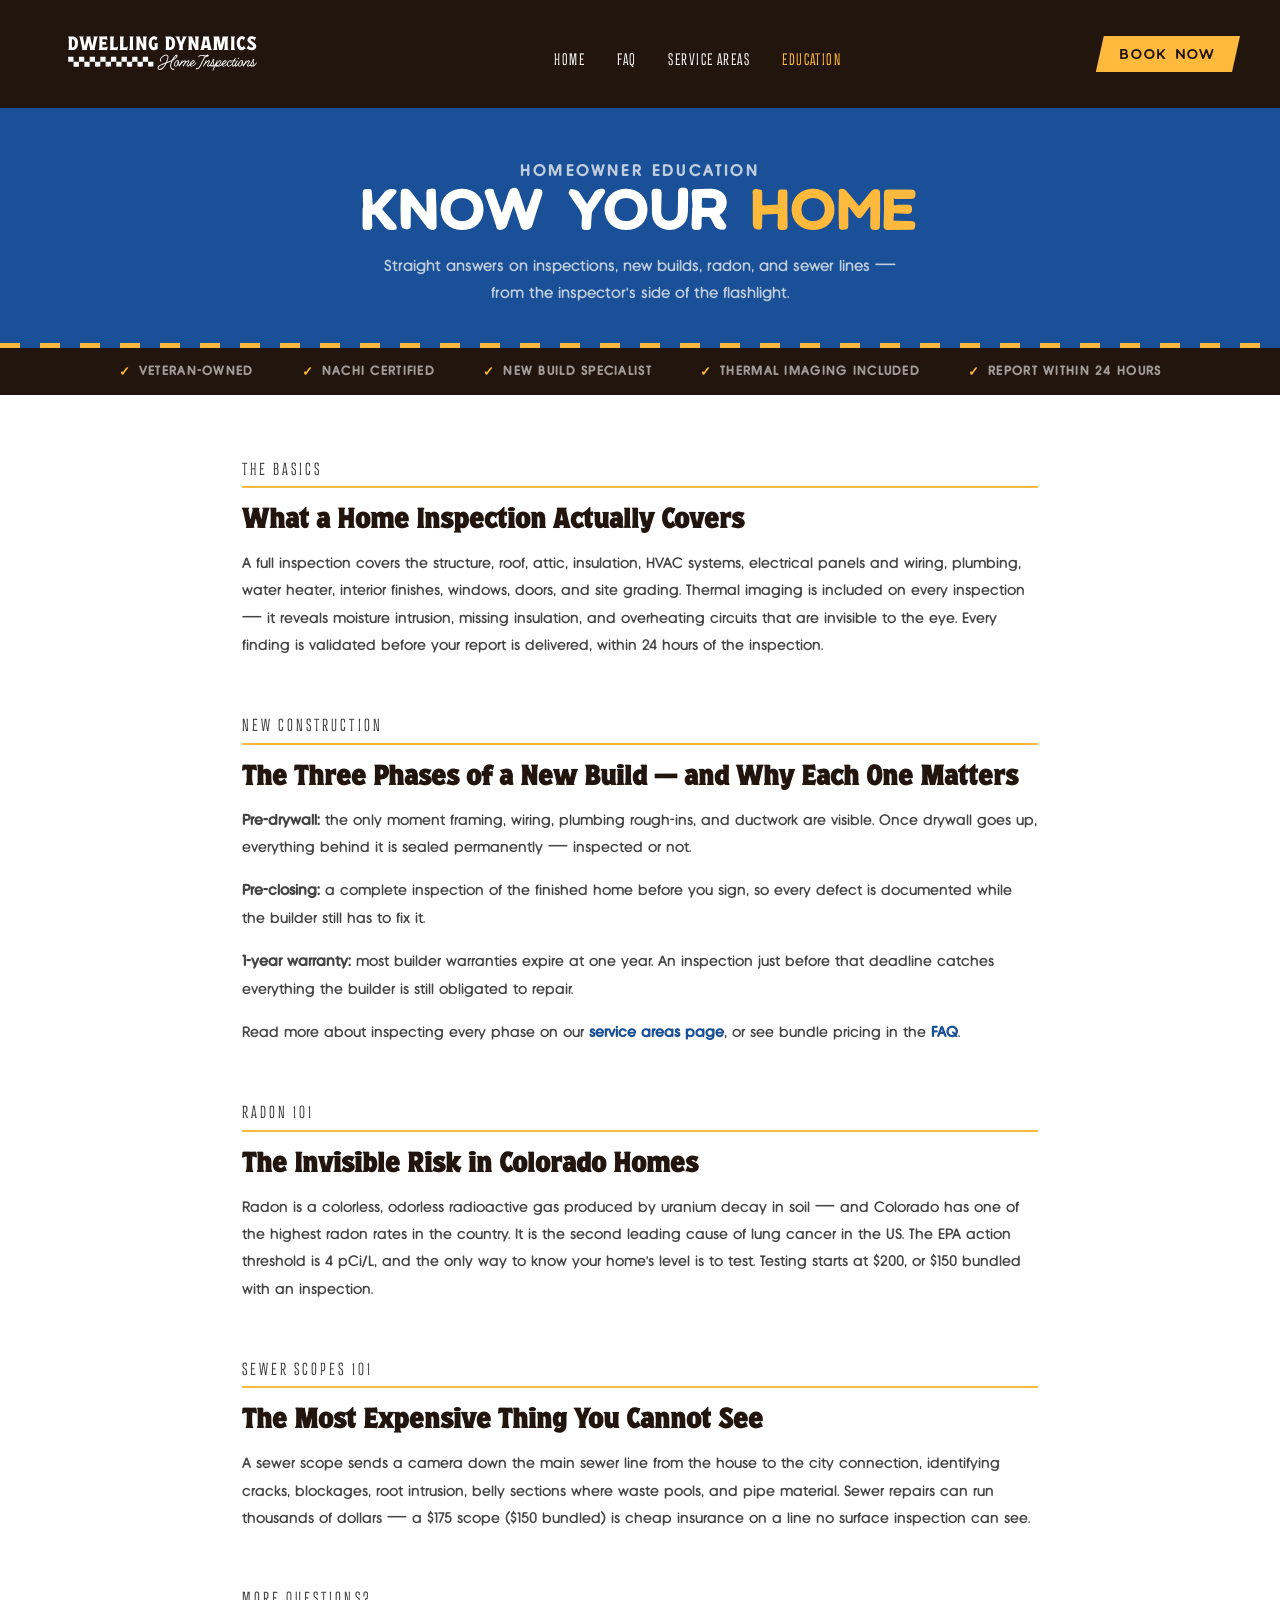
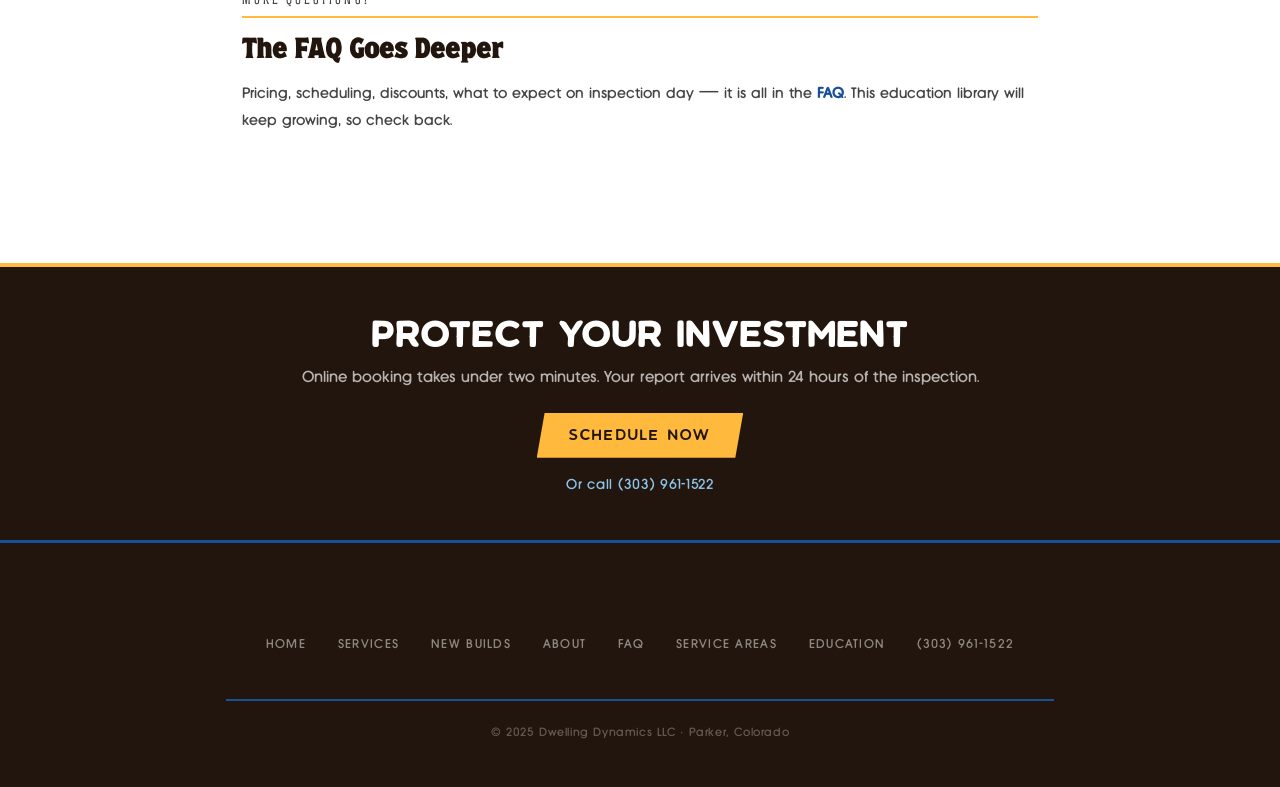
<file: education.html>
<!DOCTYPE html>
<html lang="en">
<head>
<meta charset="UTF-8">
<meta name="viewport" content="width=device-width, initial-scale=1.0">
<title>Homeowner Education | Dwelling Dynamics Home Inspections</title>
<meta name="description" content="What a home inspection covers, why every phase of new construction needs inspecting, radon basics, and sewer scopes - homeowner education from a NACHI certified Colorado inspector.">
<meta name="robots" content="index, follow">
<link rel="canonical" href="https://www.dwellingdynamicsinspections.com/education.html">
<meta property="og:type" content="website">
<meta property="og:url" content="https://www.dwellingdynamicsinspections.com/education.html">
<meta property="og:title" content="Homeowner Education | Dwelling Dynamics Home Inspections">
<meta property="og:description" content="What a home inspection covers, why every phase of new construction needs inspecting, radon basics, and sewer scopes - homeowner education from a NACHI certified Colorado inspector.">
<meta property="og:image" content="https://www.dwellingdynamicsinspections.com/og-image.jpg">
<script type="application/ld+json">
{
  "@context": "https://schema.org",
  "@type": "BreadcrumbList",
  "itemListElement": [
    {"@type": "ListItem", "position": 1, "name": "Home", "item": "https://www.dwellingdynamicsinspections.com/"},
    {"@type": "ListItem", "position": 2, "name": "Education", "item": "https://www.dwellingdynamicsinspections.com/education.html"}
  ]
}
</script>
<link rel="stylesheet" href="/shared.css">
<style>
body { background: var(--white); }

/* PAGE HEADER (matches faq.html) */
.page-header {
  background: var(--darkblue);
  padding: 3rem 2rem 2.5rem;
  text-align: center;
  position: relative;
  overflow: hidden;
}
.page-header::after {
  content: '';
  display: block;
  height: 5px;
  background: repeating-linear-gradient(90deg, var(--gold) 0px, var(--gold) 20px, var(--darkblue) 20px, var(--darkblue) 40px);
  position: absolute; bottom: 0; left: 0; right: 0;
}
.page-header-eyebrow {
  font-size: 0.75rem; font-weight: 700; letter-spacing: 0.2em;
  text-transform: uppercase; color: var(--gold); margin-bottom: 0.5rem;
}
.page-header h1 {
  font-family: var(--display); font-size: clamp(2rem, 5vw, 3.5rem);
  font-weight: 800; text-transform: uppercase; color: var(--white);
  line-height: 1; margin-bottom: 0.75rem;
}
.page-header h1 span { color: var(--gold); }
.page-header p {
  color: rgba(248,247,246,0.75); font-size: 1rem; max-width: 540px; margin: 0 auto;
  line-height: 1.7;
}

/* TRUST BAR */
.trust-bar {
  background: var(--asphalt);
  display: flex; justify-content: center; gap: 3rem;
  padding: 1rem 2rem; flex-wrap: wrap;
}
.trust-item {
  display: flex; align-items: center; gap: 0.5rem;
  font-size: 0.8rem; font-weight: 600; letter-spacing: 0.1em;
  text-transform: uppercase; color: rgba(248,247,246,0.6);
}
.trust-item span { color: var(--gold); }

/* CONTENT */
.city-wrap { max-width: 860px; margin: 0 auto; padding: 3.5rem 2rem 5rem; }
.city-section { margin-bottom: 3rem; }
.city-section-title {
  font-family: var(--condensed); font-size: 0.75rem; letter-spacing: 0.2em;
  text-transform: uppercase; color: var(--darkblue);
  border-bottom: 2px solid var(--gold); padding-bottom: 0.5rem; margin-bottom: 1.75rem;
}
.city-section h2 {
  font-family: var(--heading); font-size: 1.5rem; color: var(--asphalt);
  margin-bottom: 1rem; line-height: 1.25;
}
.city-section p { font-size: 0.95rem; line-height: 1.8; color: #444; margin-bottom: 1rem; }
.city-section a { color: var(--darkblue); font-weight: 600; text-decoration: none; }
.city-section a:hover { color: var(--gold); }
.city-section ul { margin: 0 0 1rem 1.25rem; }
.city-section li { font-size: 0.95rem; line-height: 1.8; color: #444; }

/* SERVICE CARDS */
.svc-grid { display: grid; grid-template-columns: repeat(auto-fit, minmax(240px, 1fr)); gap: 1.25rem; }
.svc-card {
  border: 1px solid rgba(26,80,151,0.15); border-top: 4px solid var(--gold);
  padding: 1.5rem 1.25rem; background: var(--offwhite);
}
.svc-card h3 { font-family: var(--heading); font-size: 1.05rem; color: var(--asphalt); margin-bottom: 0.35rem; }
.svc-price { font-family: var(--condensed); font-size: 0.8rem; letter-spacing: 0.15em; color: var(--darkblue); margin-bottom: 0.6rem; }
.svc-card p { font-size: 0.875rem; line-height: 1.65; color: #555; margin: 0; }

/* CTA BANNER */
.city-cta {
  background: var(--asphalt); text-align: center;
  padding: 3rem 2rem; border-top: 4px solid var(--gold);
}
.city-cta h2 {
  font-family: var(--display); font-size: clamp(1.5rem, 4vw, 2.25rem);
  color: var(--white); text-transform: uppercase; margin-bottom: 0.75rem;
}
.city-cta p { color: rgba(248,247,246,0.7); margin-bottom: 1.75rem; }
.city-cta .btn {
  background: var(--gold); color: var(--asphalt);
  padding: 0.85rem 2rem; font-family: var(--display); font-size: 0.95rem;
  letter-spacing: 0.08em; text-transform: uppercase; text-decoration: none;
  clip-path: polygon(8px 0%, 100% 0%, calc(100% - 8px) 100%, 0% 100%);
  display: inline-block; transition: background 0.2s;
}
.city-cta .btn:hover { background: var(--lightblue); }
.city-cta .cta-phone { display: block; margin-top: 1.25rem; color: var(--lightblue); font-size: 0.9rem; letter-spacing: 0.05em; text-decoration: none; }
</style>
</head>
<body>
<nav>
  <div class="nav-logo">
    <a href="/">
      <img src="[data-uri]" alt="Dwelling Dynamics">
    </a>
  </div>
  <ul class="nav-links">
    <li><a href="/">Home</a></li>
    <li><a href="/faq.html">FAQ</a></li>
    <li><a href="/home-inspection-colorado.html">Service Areas</a></li>
    <li><a href="/education.html" class="active">Education</a></li>
  </ul>
  <div class="nav-right">
    <a href="/schedule.html" class="nav-cta">Book Now</a>
    <button class="nav-toggle" aria-label="Menu" aria-expanded="false" onclick="var l=document.querySelector('.nav-links');var o=l.classList.toggle('open');this.setAttribute('aria-expanded',o)"><span></span><span></span><span></span></button>
  </div>
</nav>

<div class="page-header">
  <p class="page-header-eyebrow">Homeowner Education</p>
  <h1>Know Your <span>Home</span></h1>
  <p>Straight answers on inspections, new builds, radon, and sewer lines &mdash; from the inspector&rsquo;s side of the flashlight.</p>
</div>

<div class="trust-bar">
  <div class="trust-item"><span>&#10003;</span> Veteran-Owned</div>
  <div class="trust-item"><span>&#10003;</span> NACHI Certified</div>
  <div class="trust-item"><span>&#10003;</span> New Build Specialist</div>
  <div class="trust-item"><span>&#10003;</span> Thermal Imaging Included</div>
  <div class="trust-item"><span>&#10003;</span> Report Within 24 Hours</div>
</div>

<main class="city-wrap">

  <div class="city-section">
    <p class="city-section-title">The Basics</p>
    <h2>What a Home Inspection Actually Covers</h2>
    <p>A full inspection covers the structure, roof, attic, insulation, HVAC systems, electrical panels and wiring, plumbing, water heater, interior finishes, windows, doors, and site grading. Thermal imaging is included on every inspection &mdash; it reveals moisture intrusion, missing insulation, and overheating circuits that are invisible to the eye. Every finding is validated before your report is delivered, within 24 hours of the inspection.</p>
  </div>

  <div class="city-section">
    <p class="city-section-title">New Construction</p>
    <h2>The Three Phases of a New Build &mdash; and Why Each One Matters</h2>
    <p><strong>Pre-drywall:</strong> the only moment framing, wiring, plumbing rough-ins, and ductwork are visible. Once drywall goes up, everything behind it is sealed permanently &mdash; inspected or not.</p>
    <p><strong>Pre-closing:</strong> a complete inspection of the finished home before you sign, so every defect is documented while the builder still has to fix it.</p>
    <p><strong>1-year warranty:</strong> most builder warranties expire at one year. An inspection just before that deadline catches everything the builder is still obligated to repair.</p>
    <p>Read more about inspecting every phase on our <a href="/home-inspection-colorado.html">service areas page</a>, or see bundle pricing in the <a href="/faq.html">FAQ</a>.</p>
  </div>

  <div class="city-section">
    <p class="city-section-title">Radon 101</p>
    <h2>The Invisible Risk in Colorado Homes</h2>
    <p>Radon is a colorless, odorless radioactive gas produced by uranium decay in soil &mdash; and Colorado has one of the highest radon rates in the country. It is the second leading cause of lung cancer in the US. The EPA action threshold is 4 pCi/L, and the only way to know your home&rsquo;s level is to test. Testing starts at $200, or $150 bundled with an inspection.</p>
  </div>

  <div class="city-section">
    <p class="city-section-title">Sewer Scopes 101</p>
    <h2>The Most Expensive Thing You Cannot See</h2>
    <p>A sewer scope sends a camera down the main sewer line from the house to the city connection, identifying cracks, blockages, root intrusion, belly sections where waste pools, and pipe material. Sewer repairs can run thousands of dollars &mdash; a $175 scope ($150 bundled) is cheap insurance on a line no surface inspection can see.</p>
  </div>

  <div class="city-section">
    <p class="city-section-title">More Questions?</p>
    <h2>The FAQ Goes Deeper</h2>
    <p>Pricing, scheduling, discounts, what to expect on inspection day &mdash; it is all in the <a href="/faq.html">FAQ</a>. This education library will keep growing, so check back.</p>
  </div>

</main>

<div class="city-cta">
  <h2>Protect Your Investment</h2>
  <p>Online booking takes under two minutes. Your report arrives within 24 hours of the inspection.</p>
  <a class="btn" href="/schedule.html">Schedule Now</a>
  <a class="cta-phone" href="tel:3039611522">Or call (303) 961-1522</a>
</div>

<footer>
  <nav class="footer-links" aria-label="Footer">
    <a href="/">Home</a>
    <a href="/#services">Services</a>
    <a href="/#new-builds">New Builds</a>
    <a href="/#inspector">About</a>
    <a href="faq.html">FAQ</a>
        <a href="/home-inspection-colorado.html">Service Areas</a>
    <a href="/education.html">Education</a>
    <a href="tel:3039611522">(303) 961-1522</a>
  </nav>
  <p class="footer-copy">© 2025 Dwelling Dynamics LLC · Parker, Colorado</p>
</footer>
</body>
</html>
</file>
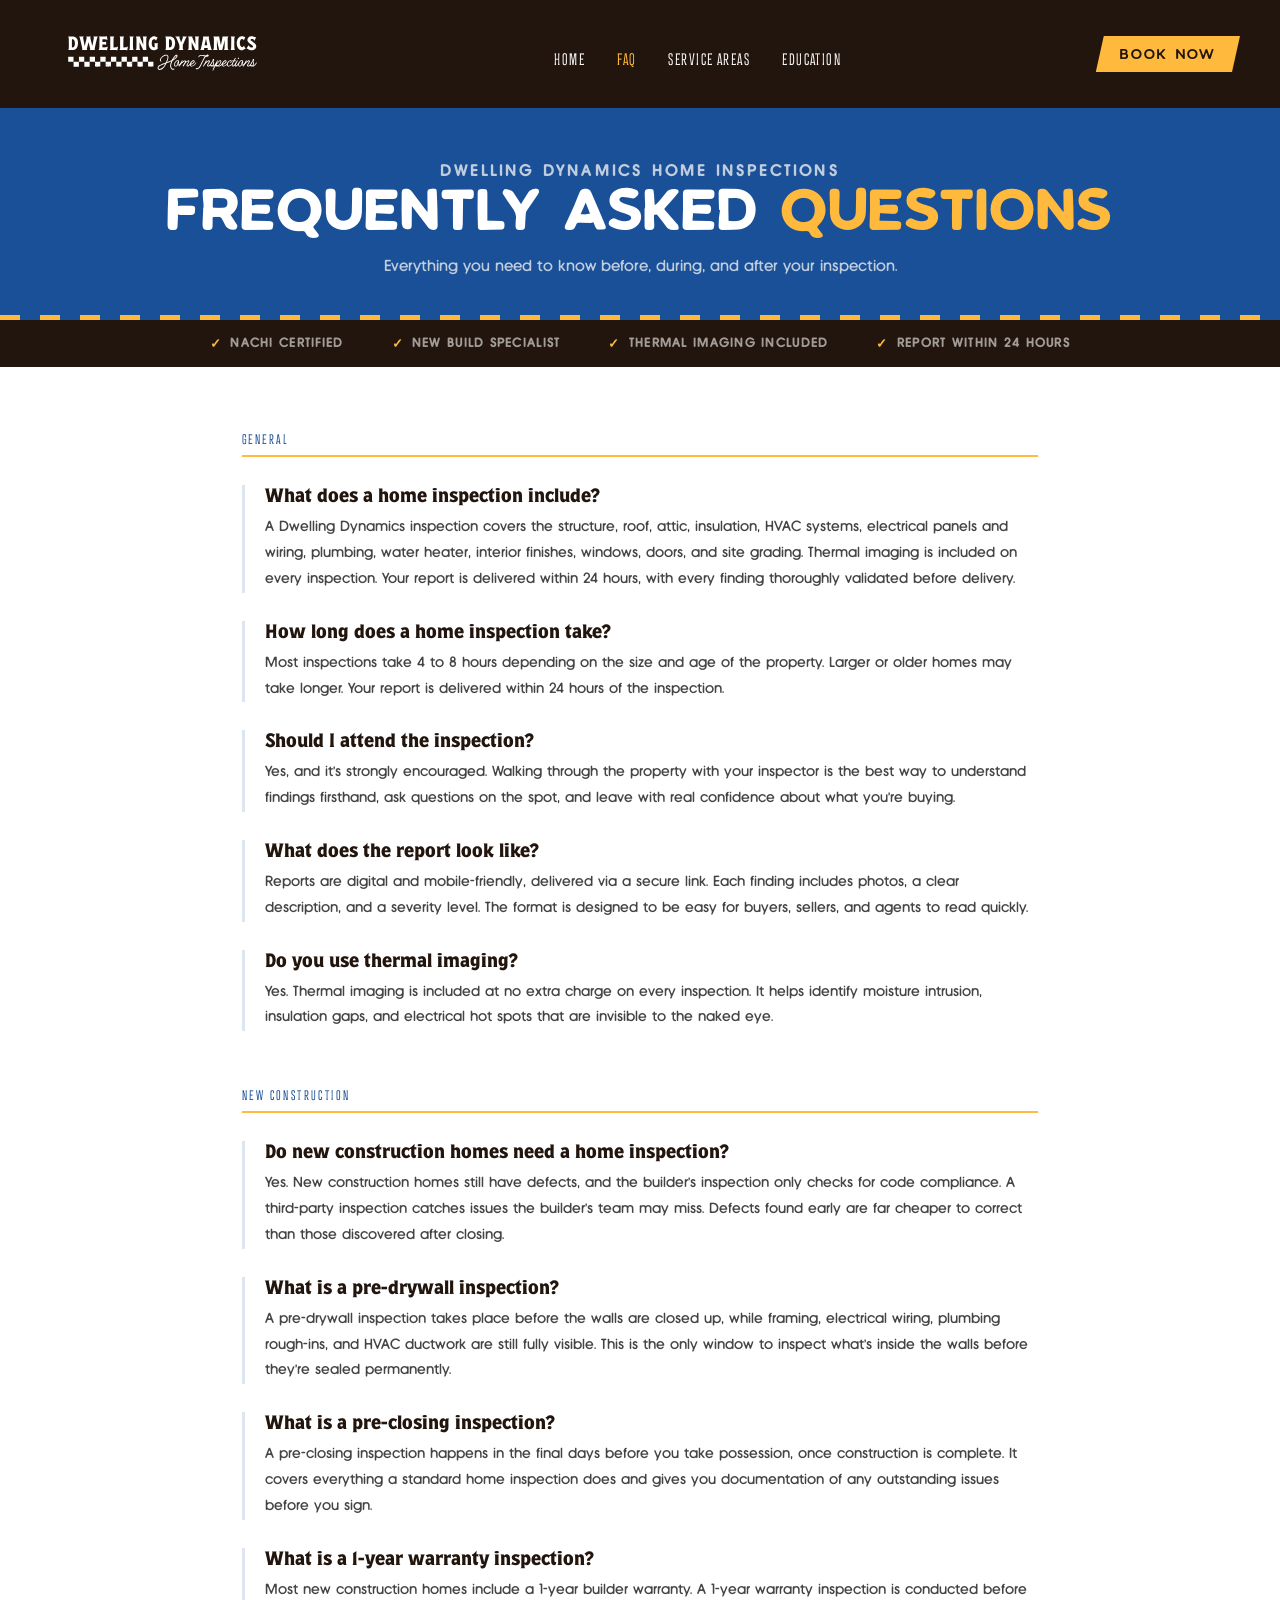
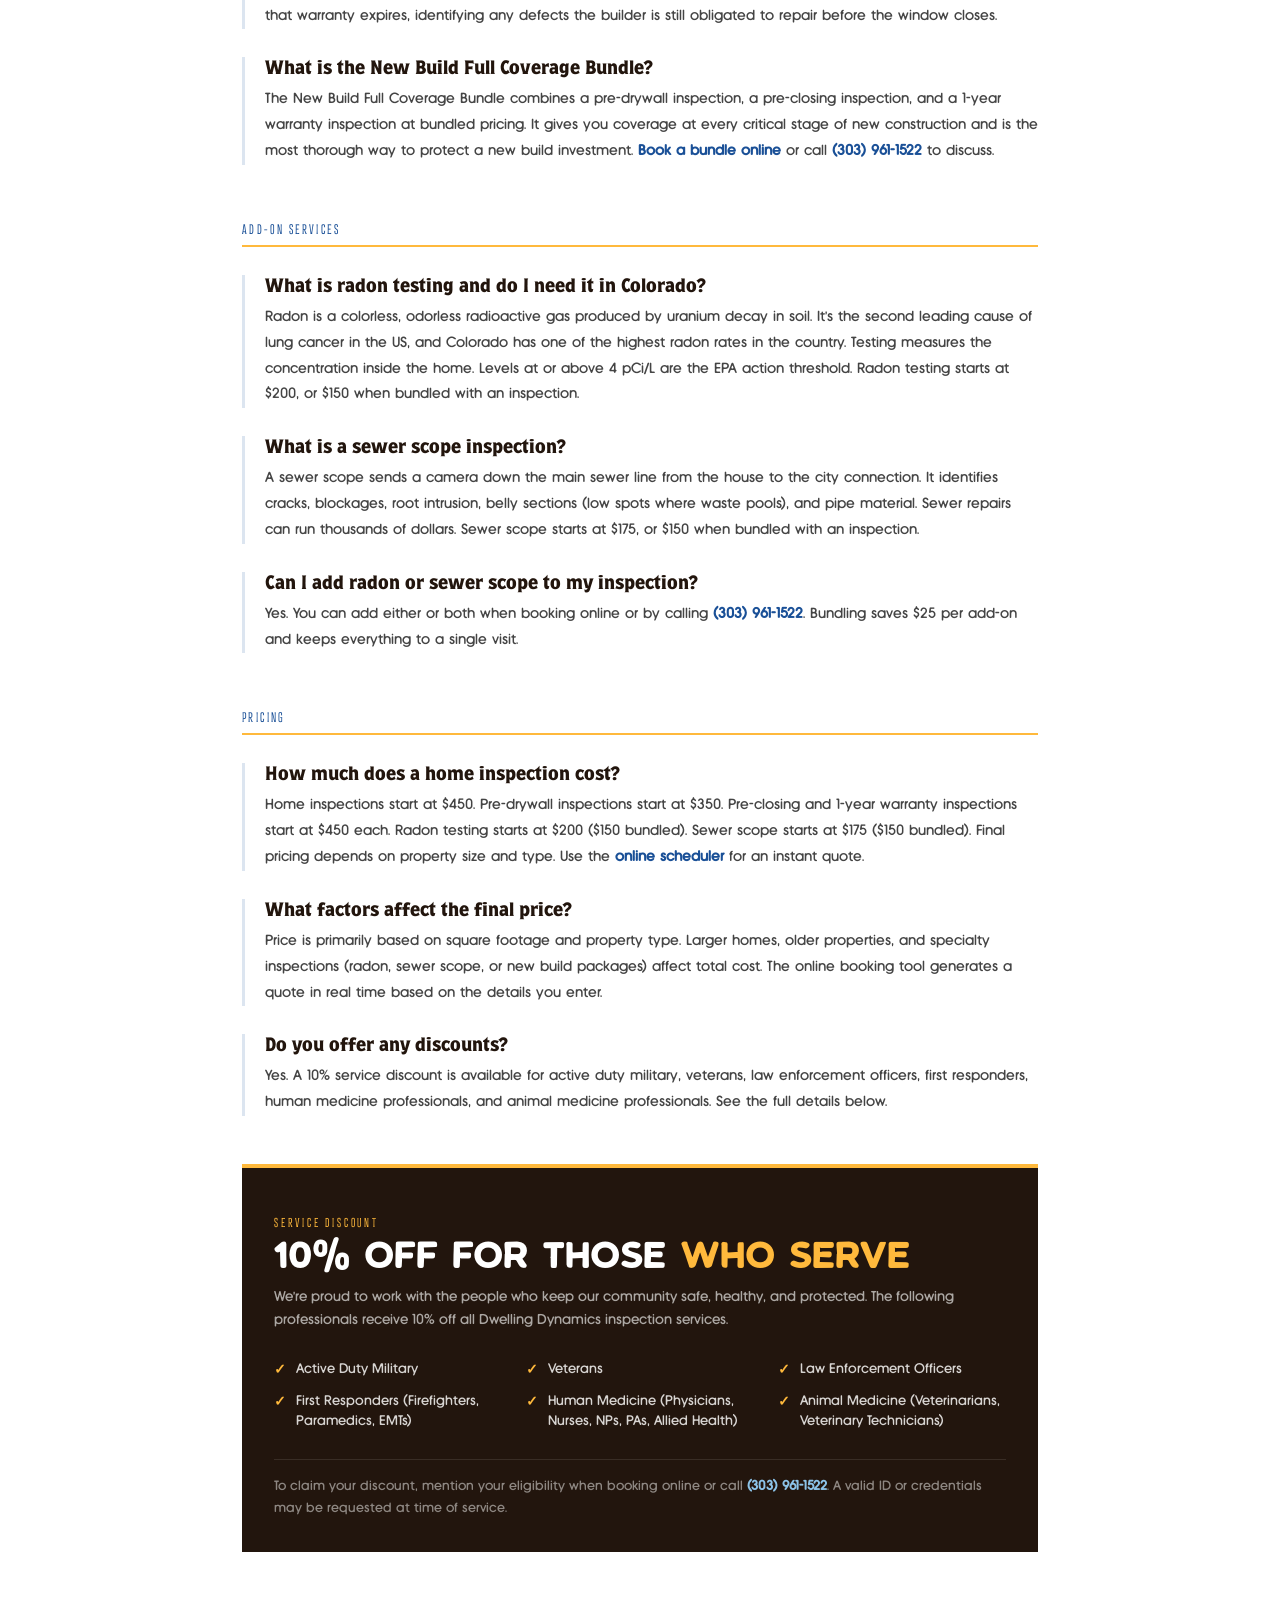
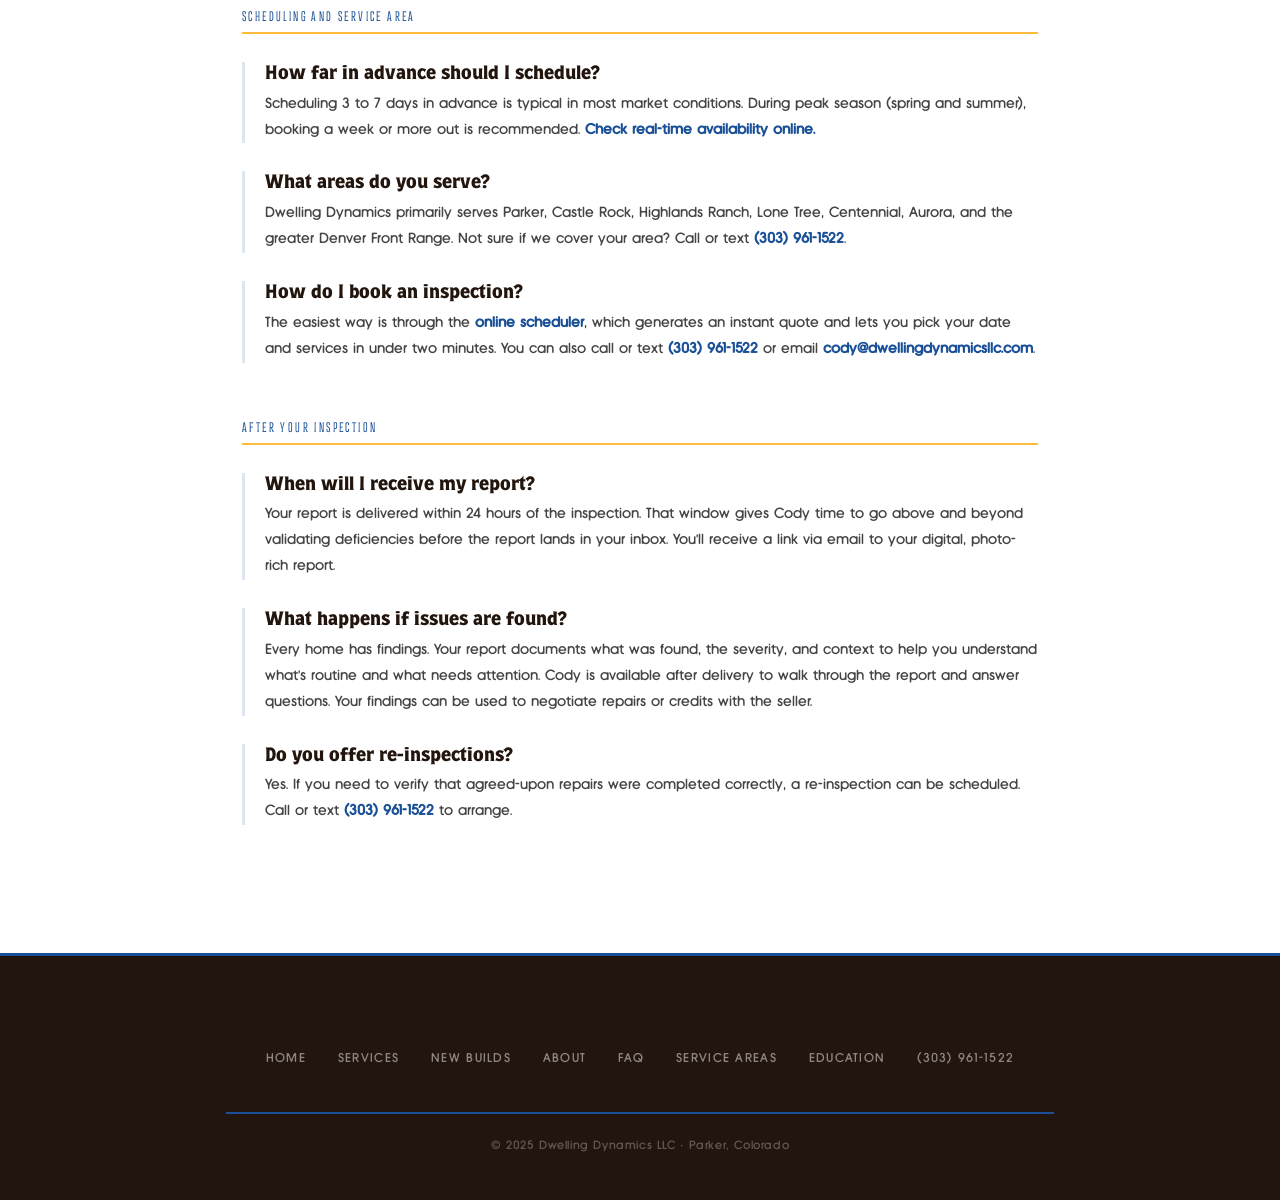
<file: faq.html>
<!DOCTYPE html>
<html lang="en">
<head>
<meta charset="UTF-8">
<meta name="viewport" content="width=device-width, initial-scale=1.0">
<title>FAQ | Dwelling Dynamics Home Inspections</title>
<meta name="description" content="Answers to common questions about home inspections in Parker, CO. Services, pricing, new construction, radon, sewer scope, and service discounts for military, veterans, first responders, and medical professionals.">
<meta name="keywords" content="home inspection FAQ Parker CO, home inspection questions Colorado, pre-drywall inspection FAQ, home inspector discount military veterans first responders">
<meta name="robots" content="index, follow">
<link rel="canonical" href="https://www.dwellingdynamicsinspections.com/faq.html">
<meta property="og:type" content="website">
<meta property="og:url" content="https://www.dwellingdynamicsinspections.com/faq.html">
<meta property="og:title" content="FAQ | Dwelling Dynamics Home Inspections">
<meta property="og:description" content="Answers to common questions about home inspections, pricing, new construction, and service discounts for military, veterans, first responders, and medical professionals.">
<meta property="og:image" content="https://www.dwellingdynamicsinspections.com/og-image.jpg">
<meta property="og:locale" content="en_US">
<meta name="twitter:card" content="summary_large_image">
<meta name="twitter:title" content="FAQ | Dwelling Dynamics Home Inspections">
<meta name="twitter:description" content="Common questions about home inspections in Parker, CO. Pricing, new builds, radon, sewer, and service discounts.">
<meta name="twitter:image" content="https://www.dwellingdynamicsinspections.com/og-image.jpg">

<!-- Structured Data -->
<script type="application/ld+json">
{
  "@context": "https://schema.org",
  "@type": "BreadcrumbList",
  "itemListElement": [
    {
      "@type": "ListItem",
      "position": 1,
      "name": "Home",
      "item": "https://www.dwellingdynamicsinspections.com/"
    },
    {
      "@type": "ListItem",
      "position": 2,
      "name": "FAQ",
      "item": "https://www.dwellingdynamicsinspections.com/faq.html"
    }
  ]
}
</script>
<script type="application/ld+json">
{
  "@context": "https://schema.org",
  "@type": "FAQPage",
  "mainEntity": [
    {
      "@type": "Question",
      "name": "What does a home inspection include?",
      "acceptedAnswer": {
        "@type": "Answer",
        "text": "A Dwelling Dynamics home inspection covers the structure, roof, attic, insulation, HVAC systems, electrical panels and wiring, plumbing, water heater, interior finishes, windows, doors, and site grading. Thermal imaging is included on every inspection. Your report is delivered within 24 hours, with every finding thoroughly validated before delivery."
      }
    },
    {
      "@type": "Question",
      "name": "How long does a home inspection take?",
      "acceptedAnswer": {
        "@type": "Answer",
        "text": "Most home inspections take 4 to 8 hours depending on the size and age of the property. Larger or older homes may take longer. Your report is delivered within 24 hours of the inspection."
      }
    },
    {
      "@type": "Question",
      "name": "Should I attend the home inspection?",
      "acceptedAnswer": {
        "@type": "Answer",
        "text": "Yes, attending is highly encouraged. Walking through the property with your inspector is the best way to understand the findings firsthand, ask questions on the spot, and leave with confidence about the home's condition."
      }
    },
    {
      "@type": "Question",
      "name": "Do new construction homes need a home inspection?",
      "acceptedAnswer": {
        "@type": "Answer",
        "text": "Yes. New construction homes still have defects, and builder inspections only check for code compliance. A third-party inspection catches issues the builder's inspector may miss. This is especially valuable before drywall is installed and again before your final walkthrough."
      }
    },
    {
      "@type": "Question",
      "name": "What is a pre-drywall inspection?",
      "acceptedAnswer": {
        "@type": "Answer",
        "text": "A pre-drywall inspection happens before the walls are closed up, while framing, electrical wiring, plumbing rough-ins, and HVAC ductwork are still visible. This is the best opportunity to catch structural or systems issues before they are hidden behind drywall."
      }
    },
    {
      "@type": "Question",
      "name": "What is a 1-year warranty inspection?",
      "acceptedAnswer": {
        "@type": "Answer",
        "text": "Most new construction homes come with a 1-year builder warranty. A 1-year warranty inspection is conducted before that warranty expires, giving you documentation of any defects the builder is still obligated to repair."
      }
    },
    {
      "@type": "Question",
      "name": "What is radon testing?",
      "acceptedAnswer": {
        "@type": "Answer",
        "text": "Radon is a colorless, odorless radioactive gas that naturally occurs in Colorado soil. It is the second leading cause of lung cancer in the US. Radon testing measures the concentration inside the home. Levels at or above 4 pCi/L are an EPA action level. Colorado has one of the highest radon rates in the country. Radon testing starts at $200 ($150 when bundled with an inspection)."
      }
    },
    {
      "@type": "Question",
      "name": "What is a sewer scope inspection?",
      "acceptedAnswer": {
        "@type": "Answer",
        "text": "A sewer scope is a camera inspection of the main sewer line from the house to the city connection. It identifies cracks, blockages, root intrusion, belly sections, and pipe material. Sewer repairs can run thousands of dollars, making this one of the highest-value add-ons available. Sewer scope starts at $175 ($150 when bundled with an inspection)."
      }
    },
    {
      "@type": "Question",
      "name": "How much does a home inspection cost in Parker, CO?",
      "acceptedAnswer": {
        "@type": "Answer",
        "text": "Home inspections start at $450. Radon testing starts at $200 ($150 when bundled). Sewer scope starts at $175 ($150 when bundled). New build bundle pricing covers pre-drywall, pre-closing, and 1-year warranty inspections at discounted rates. A 10% service discount is available for active duty military, veterans, law enforcement, first responders, and medical professionals."
      }
    },
    {
      "@type": "Question",
      "name": "Do you offer a discount for military, veterans, or first responders?",
      "acceptedAnswer": {
        "@type": "Answer",
        "text": "Yes. Dwelling Dynamics offers a 10% discount for active duty military, veterans, law enforcement officers, first responders (firefighters, paramedics, EMTs), human medicine professionals (physicians, nurses, nurse practitioners, physician assistants, and allied health), and animal medicine professionals (veterinarians and veterinary technicians). Mention your eligibility when booking or call (303) 961-1522."
      }
    },
    {
      "@type": "Question",
      "name": "What areas do you serve?",
      "acceptedAnswer": {
        "@type": "Answer",
        "text": "Dwelling Dynamics primarily serves Parker, Castle Rock, Highlands Ranch, Lone Tree, Centennial, Aurora, and the greater Denver Front Range area. Not sure if we cover your area? Call or text (303) 961-1522."
      }
    },
    {
      "@type": "Question",
      "name": "When will I receive my inspection report?",
      "acceptedAnswer": {
        "@type": "Answer",
        "text": "Your report is delivered within 24 hours of the inspection. That window allows Cody to go above and beyond validating deficiencies before you receive the final document. Reports are digital and mobile-friendly, with photos and detailed descriptions of every finding."
      }
    }
  ]
}
</script>

<!-- Google Analytics -->
<script async src="https://www.googletagmanager.com/gtag/js?id=G-CFTCVXCN52"></script>
<link rel="stylesheet" href="shared.css">
<style>
/* PAGE HEADER */
.page-header {
  background: var(--darkblue);
  padding: 3rem 2rem 2.5rem;
  text-align: center;
  position: relative;
  overflow: hidden;
}
.page-header::after {
  content: '';
  display: block;
  height: 5px;
  background: repeating-linear-gradient(90deg, var(--gold) 0px, var(--gold) 20px, var(--darkblue) 20px, var(--darkblue) 40px);
  position: absolute; bottom: 0; left: 0; right: 0;
}
.page-header-eyebrow {
  font-size: 0.75rem; font-weight: 700; letter-spacing: 0.2em;
  text-transform: uppercase; color: var(--gold); margin-bottom: 0.5rem;
}
.page-header h1 {
  font-family: var(--display); font-size: clamp(2rem, 5vw, 3.5rem);
  font-weight: 800; text-transform: uppercase; color: var(--white);
  line-height: 1; margin-bottom: 0.75rem;
}
.page-header h1 span { color: var(--gold); }
.page-header p {
  color: rgba(248,247,246,0.75); font-size: 1rem; max-width: 540px; margin: 0 auto;
  line-height: 1.7;
}

/* TRUST BAR */
.trust-bar {
  background: var(--asphalt);
  display: flex; justify-content: center; gap: 3rem;
  padding: 1rem 2rem; flex-wrap: wrap;
}
.trust-item {
  display: flex; align-items: center; gap: 0.5rem;
  font-size: 0.8rem; font-weight: 600; letter-spacing: 0.1em;
  text-transform: uppercase; color: rgba(248,247,246,0.6);
}
.trust-item span { color: var(--gold); }

/* FAQ LAYOUT */
.faq-wrap {
  max-width: 860px;
  margin: 0 auto;
  padding: 3.5rem 2rem 5rem;
}
.faq-section {
  margin-bottom: 3rem;
}
.faq-section-title {
  font-family: var(--condensed);
  font-size: 0.75rem;
  letter-spacing: 0.2em;
  text-transform: uppercase;
  color: var(--darkblue);
  border-bottom: 2px solid var(--gold);
  padding-bottom: 0.5rem;
  margin-bottom: 1.75rem;
}
.faq-item {
  margin-bottom: 1.75rem;
  padding-left: 1.25rem;
  border-left: 3px solid rgba(26,80,151,0.15);
}
.faq-item:last-child { margin-bottom: 0; }
.faq-q {
  font-family: var(--heading);
  font-size: 1.05rem;
  color: var(--asphalt);
  margin-bottom: 0.5rem;
  line-height: 1.3;
}
.faq-a {
  font-size: 0.925rem;
  line-height: 1.75;
  color: #444;
}
.faq-a a {
  color: var(--darkblue);
  font-weight: 600;
  text-decoration: none;
}
.faq-a a:hover { color: var(--gold); }

/* DISCOUNT CALLOUT */
.discount-callout {
  background: var(--asphalt);
  padding: 2.5rem 2rem 2rem;
  margin-bottom: 3rem;
  position: relative;
  border-top: 4px solid var(--gold);
}
.discount-callout-eyebrow {
  font-family: var(--condensed);
  font-size: 0.7rem;
  letter-spacing: 0.25em;
  text-transform: uppercase;
  color: var(--gold);
  margin-bottom: 0.5rem;
}
.discount-callout h2 {
  font-family: var(--display);
  font-size: clamp(1.6rem, 3vw, 2.25rem);
  font-weight: 800;
  text-transform: uppercase;
  color: var(--white);
  line-height: 1.1;
  margin-bottom: 0.5rem;
}
.discount-callout h2 span { color: var(--gold); }
.discount-callout-sub {
  font-size: 0.9rem;
  color: rgba(248,247,246,0.65);
  margin-bottom: 1.75rem;
  line-height: 1.6;
}
.discount-grid {
  display: grid;
  grid-template-columns: repeat(auto-fit, minmax(200px, 1fr));
  gap: 0.75rem 1.5rem;
  margin-bottom: 1.75rem;
}
.discount-item {
  display: flex;
  align-items: flex-start;
  gap: 0.6rem;
  font-size: 0.875rem;
  color: rgba(248,247,246,0.85);
  line-height: 1.4;
}
.discount-item-check {
  color: var(--gold);
  font-weight: 700;
  flex-shrink: 0;
  padding-top: 0.05rem;
}
.discount-claim {
  font-size: 0.85rem;
  color: rgba(248,247,246,0.5);
  border-top: 1px solid rgba(248,247,246,0.1);
  padding-top: 1rem;
  line-height: 1.6;
}
.discount-claim a {
  color: var(--lightblue);
  text-decoration: none;
  font-weight: 600;
}
.discount-claim a:hover { color: var(--gold); }

@media (max-width: 768px) {
  .trust-bar { gap: 1.5rem; }
  .faq-wrap { padding: 2.5rem 1.25rem 4rem; }
  .discount-grid { grid-template-columns: 1fr; }
}
</style>
</head>
<body>

<!-- NAV -->
<nav>
  <div class="nav-logo">
    <a href="/">
      <img src="[data-uri]" alt="Dwelling Dynamics">
    </a>
  </div>
  <ul class="nav-links">
    <li><a href="/">Home</a></li>
    <li><a href="/faq.html" class="active">FAQ</a></li>
    <li><a href="/home-inspection-colorado.html">Service Areas</a></li>
    <li><a href="/education.html">Education</a></li>
  </ul>
  <div class="nav-right">
    <a href="/schedule.html" class="nav-cta">Book Now</a>
    <button class="nav-toggle" aria-label="Menu" aria-expanded="false" onclick="var l=document.querySelector('.nav-links');var o=l.classList.toggle('open');this.setAttribute('aria-expanded',o)"><span></span><span></span><span></span></button>
  </div>
</nav>

<!-- PAGE HEADER -->
<div class="page-header">
  <p class="page-header-eyebrow">Dwelling Dynamics Home Inspections</p>
  <h1>Frequently Asked <span>Questions</span></h1>
  <p>Everything you need to know before, during, and after your inspection.</p>
</div>

<!-- TRUST BAR -->
<div class="trust-bar">
  <div class="trust-item"><span>✓</span> NACHI Certified</div>
  <div class="trust-item"><span>✓</span> New Build Specialist</div>
  <div class="trust-item"><span>✓</span> Thermal Imaging Included</div>
  <div class="trust-item"><span>✓</span> Report Within 24 Hours</div>
</div>

<!-- FAQ CONTENT -->
<div class="faq-wrap">

  <!-- GENERAL -->
  <div class="faq-section">
    <p class="faq-section-title">General</p>

    <div class="faq-item">
      <p class="faq-q">What does a home inspection include?</p>
      <p class="faq-a">A Dwelling Dynamics inspection covers the structure, roof, attic, insulation, HVAC systems, electrical panels and wiring, plumbing, water heater, interior finishes, windows, doors, and site grading. Thermal imaging is included on every inspection. Your report is delivered within 24 hours, with every finding thoroughly validated before delivery.</p>
    </div>

    <div class="faq-item">
      <p class="faq-q">How long does a home inspection take?</p>
      <p class="faq-a">Most inspections take 4 to 8 hours depending on the size and age of the property. Larger or older homes may take longer. Your report is delivered within 24 hours of the inspection.</p>
    </div>

    <div class="faq-item">
      <p class="faq-q">Should I attend the inspection?</p>
      <p class="faq-a">Yes, and it's strongly encouraged. Walking through the property with your inspector is the best way to understand findings firsthand, ask questions on the spot, and leave with real confidence about what you're buying.</p>
    </div>

    <div class="faq-item">
      <p class="faq-q">What does the report look like?</p>
      <p class="faq-a">Reports are digital and mobile-friendly, delivered via a secure link. Each finding includes photos, a clear description, and a severity level. The format is designed to be easy for buyers, sellers, and agents to read quickly.</p>
    </div>

    <div class="faq-item">
      <p class="faq-q">Do you use thermal imaging?</p>
      <p class="faq-a">Yes. Thermal imaging is included at no extra charge on every inspection. It helps identify moisture intrusion, insulation gaps, and electrical hot spots that are invisible to the naked eye.</p>
    </div>
  </div>

  <!-- NEW CONSTRUCTION -->
  <div class="faq-section">
    <p class="faq-section-title">New Construction</p>

    <div class="faq-item">
      <p class="faq-q">Do new construction homes need a home inspection?</p>
      <p class="faq-a">Yes. New construction homes still have defects, and the builder's inspection only checks for code compliance. A third-party inspection catches issues the builder's team may miss. Defects found early are far cheaper to correct than those discovered after closing.</p>
    </div>

    <div class="faq-item">
      <p class="faq-q">What is a pre-drywall inspection?</p>
      <p class="faq-a">A pre-drywall inspection takes place before the walls are closed up, while framing, electrical wiring, plumbing rough-ins, and HVAC ductwork are still fully visible. This is the only window to inspect what's inside the walls before they're sealed permanently.</p>
    </div>

    <div class="faq-item">
      <p class="faq-q">What is a pre-closing inspection?</p>
      <p class="faq-a">A pre-closing inspection happens in the final days before you take possession, once construction is complete. It covers everything a standard home inspection does and gives you documentation of any outstanding issues before you sign.</p>
    </div>

    <div class="faq-item">
      <p class="faq-q">What is a 1-year warranty inspection?</p>
      <p class="faq-a">Most new construction homes include a 1-year builder warranty. A 1-year warranty inspection is conducted before that warranty expires, identifying any defects the builder is still obligated to repair before the window closes.</p>
    </div>

    <div class="faq-item">
      <p class="faq-q">What is the New Build Full Coverage Bundle?</p>
      <p class="faq-a">The New Build Full Coverage Bundle combines a pre-drywall inspection, a pre-closing inspection, and a 1-year warranty inspection at bundled pricing. It gives you coverage at every critical stage of new construction and is the most thorough way to protect a new build investment. <a href="schedule.html">Book a bundle online</a> or call <a href="tel:3039611522">(303) 961-1522</a> to discuss.</p>
    </div>
  </div>

  <!-- ADD-ON SERVICES -->
  <div class="faq-section">
    <p class="faq-section-title">Add-On Services</p>

    <div class="faq-item">
      <p class="faq-q">What is radon testing and do I need it in Colorado?</p>
      <p class="faq-a">Radon is a colorless, odorless radioactive gas produced by uranium decay in soil. It's the second leading cause of lung cancer in the US, and Colorado has one of the highest radon rates in the country. Testing measures the concentration inside the home. Levels at or above 4 pCi/L are the EPA action threshold. Radon testing starts at $200, or $150 when bundled with an inspection.</p>
    </div>

    <div class="faq-item">
      <p class="faq-q">What is a sewer scope inspection?</p>
      <p class="faq-a">A sewer scope sends a camera down the main sewer line from the house to the city connection. It identifies cracks, blockages, root intrusion, belly sections (low spots where waste pools), and pipe material. Sewer repairs can run thousands of dollars. Sewer scope starts at $175, or $150 when bundled with an inspection.</p>
    </div>

    <div class="faq-item">
      <p class="faq-q">Can I add radon or sewer scope to my inspection?</p>
      <p class="faq-a">Yes. You can add either or both when booking online or by calling <a href="tel:3039611522">(303) 961-1522</a>. Bundling saves $25 per add-on and keeps everything to a single visit.</p>
    </div>
  </div>

  <!-- PRICING -->
  <div class="faq-section">
    <p class="faq-section-title">Pricing</p>

    <div class="faq-item">
      <p class="faq-q">How much does a home inspection cost?</p>
      <p class="faq-a">Home inspections start at $450. Pre-drywall inspections start at $350. Pre-closing and 1-year warranty inspections start at $450 each. Radon testing starts at $200 ($150 bundled). Sewer scope starts at $175 ($150 bundled). Final pricing depends on property size and type. Use the <a href="schedule.html">online scheduler</a> for an instant quote.</p>
    </div>

    <div class="faq-item">
      <p class="faq-q">What factors affect the final price?</p>
      <p class="faq-a">Price is primarily based on square footage and property type. Larger homes, older properties, and specialty inspections (radon, sewer scope, or new build packages) affect total cost. The online booking tool generates a quote in real time based on the details you enter.</p>
    </div>

    <div class="faq-item">
      <p class="faq-q">Do you offer any discounts?</p>
      <p class="faq-a">Yes. A 10% service discount is available for active duty military, veterans, law enforcement officers, first responders, human medicine professionals, and animal medicine professionals. See the full details below.</p>
    </div>
  </div>

  <!-- SERVICE DISCOUNT CALLOUT -->
  <div class="discount-callout">
    <p class="discount-callout-eyebrow">Service Discount</p>
    <h2>10% Off for Those <span>Who Serve</span></h2>
    <p class="discount-callout-sub">We're proud to work with the people who keep our community safe, healthy, and protected. The following professionals receive 10% off all Dwelling Dynamics inspection services.</p>
    <div class="discount-grid">
      <div class="discount-item">
        <span class="discount-item-check">✓</span>
        <span>Active Duty Military</span>
      </div>
      <div class="discount-item">
        <span class="discount-item-check">✓</span>
        <span>Veterans</span>
      </div>
      <div class="discount-item">
        <span class="discount-item-check">✓</span>
        <span>Law Enforcement Officers</span>
      </div>
      <div class="discount-item">
        <span class="discount-item-check">✓</span>
        <span>First Responders (Firefighters, Paramedics, EMTs)</span>
      </div>
      <div class="discount-item">
        <span class="discount-item-check">✓</span>
        <span>Human Medicine (Physicians, Nurses, NPs, PAs, Allied Health)</span>
      </div>
      <div class="discount-item">
        <span class="discount-item-check">✓</span>
        <span>Animal Medicine (Veterinarians, Veterinary Technicians)</span>
      </div>
    </div>
    <p class="discount-claim">To claim your discount, mention your eligibility when booking online or call <a href="tel:3039611522">(303) 961-1522</a>. A valid ID or credentials may be requested at time of service.</p>
  </div>

  <!-- SCHEDULING -->
  <div class="faq-section">
    <p class="faq-section-title">Scheduling and Service Area</p>

    <div class="faq-item">
      <p class="faq-q">How far in advance should I schedule?</p>
      <p class="faq-a">Scheduling 3 to 7 days in advance is typical in most market conditions. During peak season (spring and summer), booking a week or more out is recommended. <a href="schedule.html">Check real-time availability online.</a></p>
    </div>

    <div class="faq-item">
      <p class="faq-q">What areas do you serve?</p>
      <p class="faq-a">Dwelling Dynamics primarily serves Parker, Castle Rock, Highlands Ranch, Lone Tree, Centennial, Aurora, and the greater Denver Front Range. Not sure if we cover your area? Call or text <a href="tel:3039611522">(303) 961-1522</a>.</p>
    </div>

    <div class="faq-item">
      <p class="faq-q">How do I book an inspection?</p>
      <p class="faq-a">The easiest way is through the <a href="schedule.html">online scheduler</a>, which generates an instant quote and lets you pick your date and services in under two minutes. You can also call or text <a href="tel:3039611522">(303) 961-1522</a> or email <a href="mailto:cody@dwellingdynamicsllc.com">cody@dwellingdynamicsllc.com</a>.</p>
    </div>
  </div>

  <!-- AFTER INSPECTION -->
  <div class="faq-section">
    <p class="faq-section-title">After Your Inspection</p>

    <div class="faq-item">
      <p class="faq-q">When will I receive my report?</p>
      <p class="faq-a">Your report is delivered within 24 hours of the inspection. That window gives Cody time to go above and beyond validating deficiencies before the report lands in your inbox. You'll receive a link via email to your digital, photo-rich report.</p>
    </div>

    <div class="faq-item">
      <p class="faq-q">What happens if issues are found?</p>
      <p class="faq-a">Every home has findings. Your report documents what was found, the severity, and context to help you understand what's routine and what needs attention. Cody is available after delivery to walk through the report and answer questions. Your findings can be used to negotiate repairs or credits with the seller.</p>
    </div>

    <div class="faq-item">
      <p class="faq-q">Do you offer re-inspections?</p>
      <p class="faq-a">Yes. If you need to verify that agreed-upon repairs were completed correctly, a re-inspection can be scheduled. Call or text <a href="tel:3039611522">(303) 961-1522</a> to arrange.</p>
    </div>

  </div>

</div>

<!-- FOOTER -->
<footer>
  <nav class="footer-links" aria-label="Footer">
    <a href="/">Home</a>
    <a href="/#services">Services</a>
    <a href="/#new-builds">New Builds</a>
    <a href="/#inspector">About</a>
    <a href="faq.html">FAQ</a>
        <a href="/home-inspection-colorado.html">Service Areas</a>
    <a href="/education.html">Education</a>
    <a href="tel:3039611522">(303) 961-1522</a>
  </nav>
  <p class="footer-copy">© 2025 Dwelling Dynamics LLC · Parker, Colorado</p>
</footer>

</body>
</html>
</file>
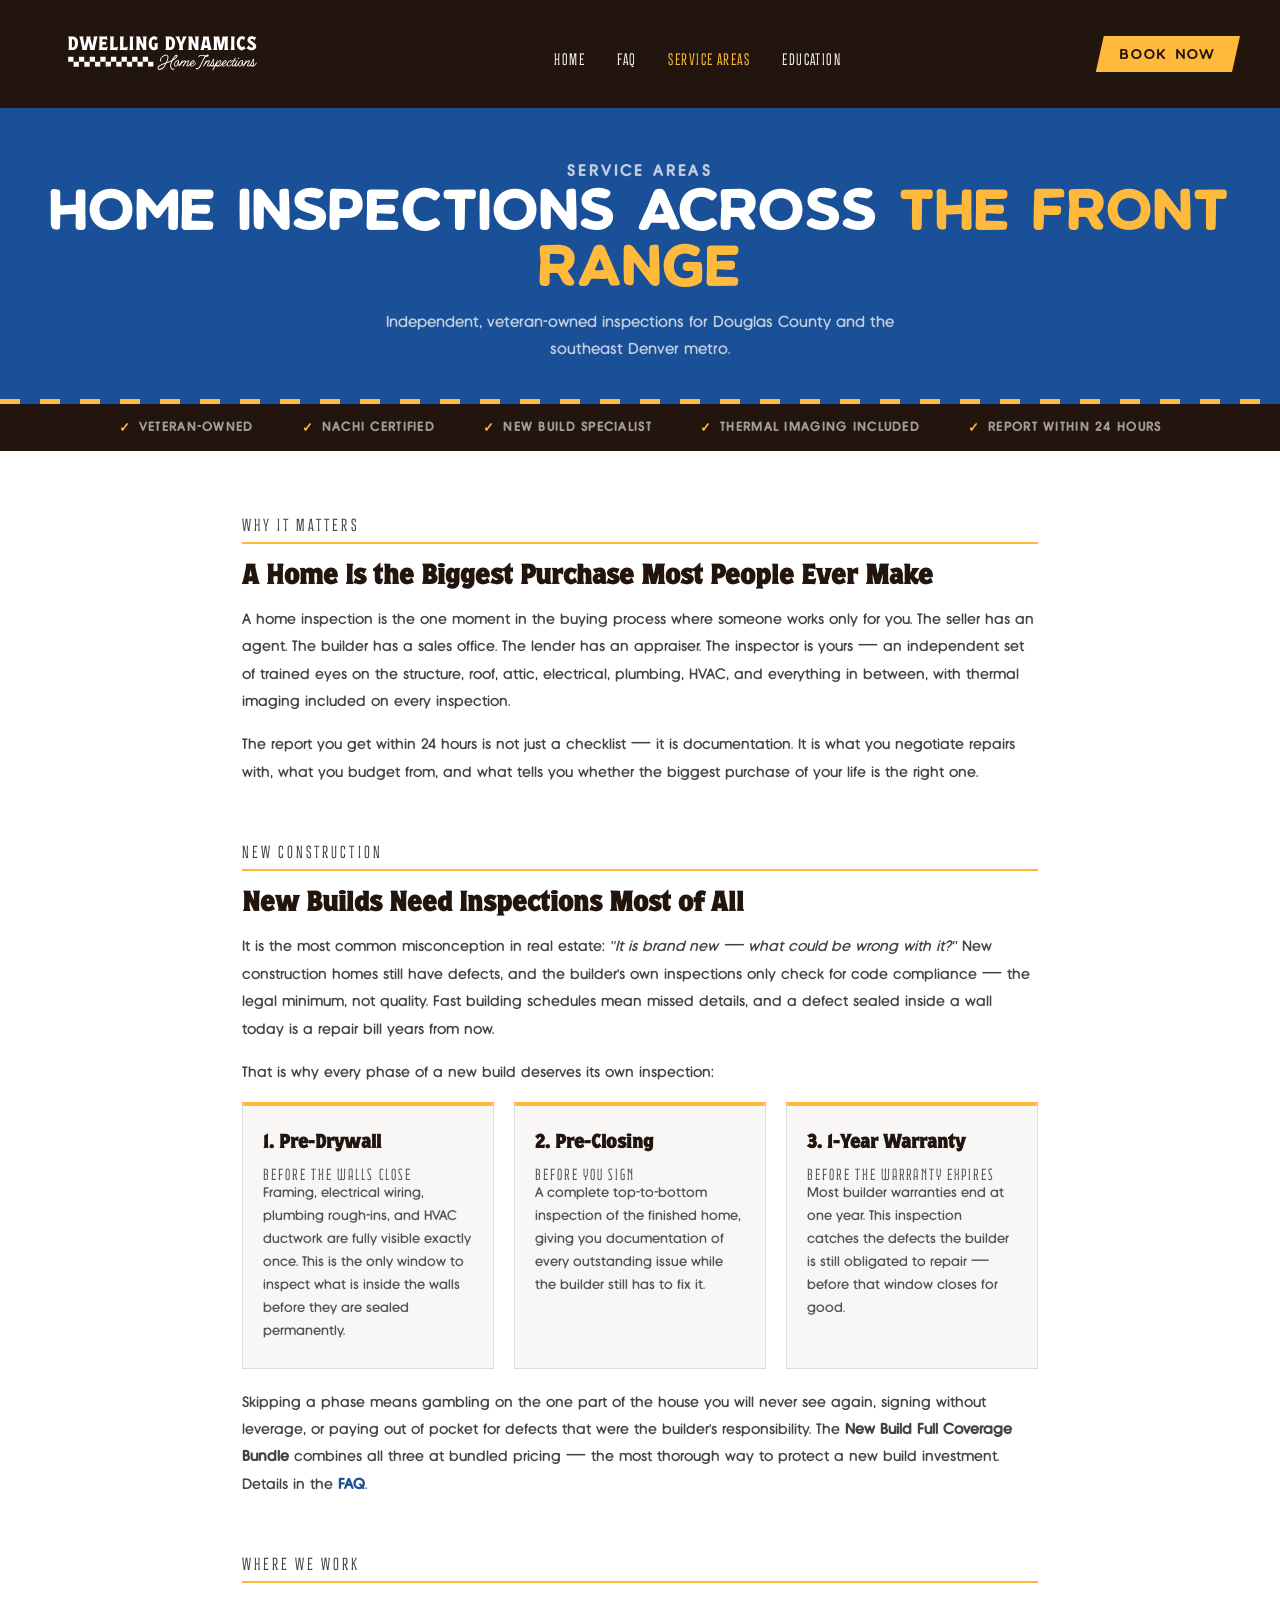
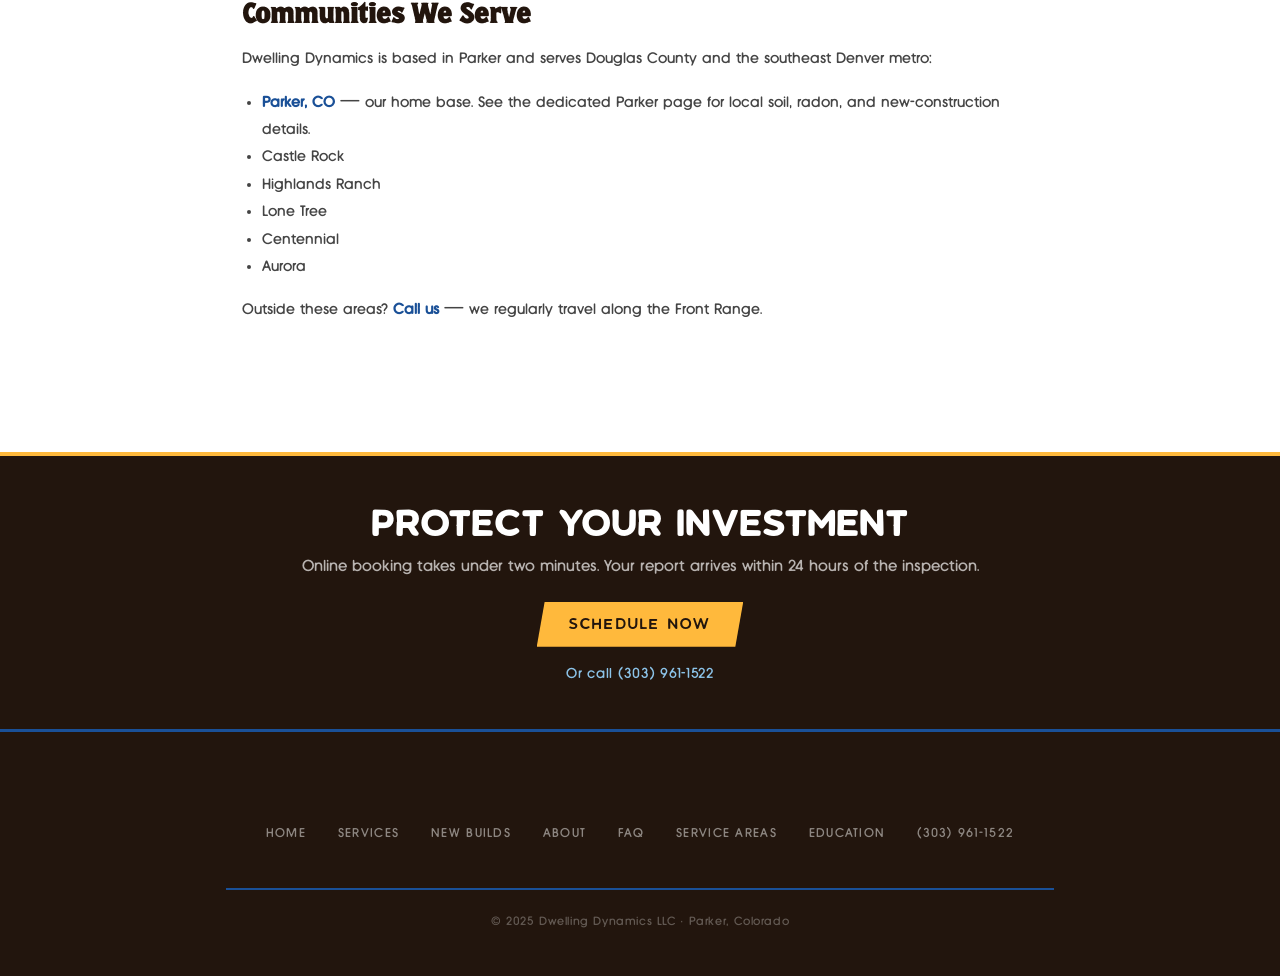
<file: home-inspection-colorado.html>
<!DOCTYPE html>
<html lang="en">
<head>
<meta charset="UTF-8">
<meta name="viewport" content="width=device-width, initial-scale=1.0">
<title>Home Inspection Service Areas | Colorado Front Range | Dwelling Dynamics</title>
<meta name="description" content="Why every home - especially new construction - deserves an inspection at every phase. Dwelling Dynamics serves Parker, Castle Rock, Highlands Ranch, Lone Tree, Centennial, and Aurora, Colorado.">
<meta name="robots" content="index, follow">
<link rel="canonical" href="https://www.dwellingdynamicsinspections.com/home-inspection-colorado.html">
<meta property="og:type" content="website">
<meta property="og:url" content="https://www.dwellingdynamicsinspections.com/home-inspection-colorado.html">
<meta property="og:title" content="Home Inspection Service Areas | Colorado Front Range | Dwelling Dynamics">
<meta property="og:description" content="Why every home - especially new construction - deserves an inspection at every phase. Dwelling Dynamics serves Parker, Castle Rock, Highlands Ranch, Lone Tree, Centennial, and Aurora, Colorado.">
<meta property="og:image" content="https://www.dwellingdynamicsinspections.com/og-image.jpg">
<script type="application/ld+json">
{
  "@context": "https://schema.org",
  "@type": "BreadcrumbList",
  "itemListElement": [
    {"@type": "ListItem", "position": 1, "name": "Home", "item": "https://www.dwellingdynamicsinspections.com/"},
    {"@type": "ListItem", "position": 2, "name": "Service Areas", "item": "https://www.dwellingdynamicsinspections.com/home-inspection-colorado.html"}
  ]
}
</script>
<link rel="stylesheet" href="/shared.css">
<style>
body { background: var(--white); }

/* PAGE HEADER (matches faq.html) */
.page-header {
  background: var(--darkblue);
  padding: 3rem 2rem 2.5rem;
  text-align: center;
  position: relative;
  overflow: hidden;
}
.page-header::after {
  content: '';
  display: block;
  height: 5px;
  background: repeating-linear-gradient(90deg, var(--gold) 0px, var(--gold) 20px, var(--darkblue) 20px, var(--darkblue) 40px);
  position: absolute; bottom: 0; left: 0; right: 0;
}
.page-header-eyebrow {
  font-size: 0.75rem; font-weight: 700; letter-spacing: 0.2em;
  text-transform: uppercase; color: var(--gold); margin-bottom: 0.5rem;
}
.page-header h1 {
  font-family: var(--display); font-size: clamp(2rem, 5vw, 3.5rem);
  font-weight: 800; text-transform: uppercase; color: var(--white);
  line-height: 1; margin-bottom: 0.75rem;
}
.page-header h1 span { color: var(--gold); }
.page-header p {
  color: rgba(248,247,246,0.75); font-size: 1rem; max-width: 540px; margin: 0 auto;
  line-height: 1.7;
}

/* TRUST BAR */
.trust-bar {
  background: var(--asphalt);
  display: flex; justify-content: center; gap: 3rem;
  padding: 1rem 2rem; flex-wrap: wrap;
}
.trust-item {
  display: flex; align-items: center; gap: 0.5rem;
  font-size: 0.8rem; font-weight: 600; letter-spacing: 0.1em;
  text-transform: uppercase; color: rgba(248,247,246,0.6);
}
.trust-item span { color: var(--gold); }

/* CONTENT */
.city-wrap { max-width: 860px; margin: 0 auto; padding: 3.5rem 2rem 5rem; }
.city-section { margin-bottom: 3rem; }
.city-section-title {
  font-family: var(--condensed); font-size: 0.75rem; letter-spacing: 0.2em;
  text-transform: uppercase; color: var(--darkblue);
  border-bottom: 2px solid var(--gold); padding-bottom: 0.5rem; margin-bottom: 1.75rem;
}
.city-section h2 {
  font-family: var(--heading); font-size: 1.5rem; color: var(--asphalt);
  margin-bottom: 1rem; line-height: 1.25;
}
.city-section p { font-size: 0.95rem; line-height: 1.8; color: #444; margin-bottom: 1rem; }
.city-section a { color: var(--darkblue); font-weight: 600; text-decoration: none; }
.city-section a:hover { color: var(--gold); }
.city-section ul { margin: 0 0 1rem 1.25rem; }
.city-section li { font-size: 0.95rem; line-height: 1.8; color: #444; }

/* SERVICE CARDS */
.svc-grid { display: grid; grid-template-columns: repeat(auto-fit, minmax(240px, 1fr)); gap: 1.25rem; }
.svc-card {
  border: 1px solid rgba(26,80,151,0.15); border-top: 4px solid var(--gold);
  padding: 1.5rem 1.25rem; background: var(--offwhite);
}
.svc-card h3 { font-family: var(--heading); font-size: 1.05rem; color: var(--asphalt); margin-bottom: 0.35rem; }
.svc-price { font-family: var(--condensed); font-size: 0.8rem; letter-spacing: 0.15em; color: var(--darkblue); margin-bottom: 0.6rem; }
.svc-card p { font-size: 0.875rem; line-height: 1.65; color: #555; margin: 0; }

/* CTA BANNER */
.city-cta {
  background: var(--asphalt); text-align: center;
  padding: 3rem 2rem; border-top: 4px solid var(--gold);
}
.city-cta h2 {
  font-family: var(--display); font-size: clamp(1.5rem, 4vw, 2.25rem);
  color: var(--white); text-transform: uppercase; margin-bottom: 0.75rem;
}
.city-cta p { color: rgba(248,247,246,0.7); margin-bottom: 1.75rem; }
.city-cta .btn {
  background: var(--gold); color: var(--asphalt);
  padding: 0.85rem 2rem; font-family: var(--display); font-size: 0.95rem;
  letter-spacing: 0.08em; text-transform: uppercase; text-decoration: none;
  clip-path: polygon(8px 0%, 100% 0%, calc(100% - 8px) 100%, 0% 100%);
  display: inline-block; transition: background 0.2s;
}
.city-cta .btn:hover { background: var(--lightblue); }
.city-cta .cta-phone { display: block; margin-top: 1.25rem; color: var(--lightblue); font-size: 0.9rem; letter-spacing: 0.05em; text-decoration: none; }
</style>
</head>
<body>
<nav>
  <div class="nav-logo">
    <a href="/">
      <img src="[data-uri]" alt="Dwelling Dynamics">
    </a>
  </div>
  <ul class="nav-links">
    <li><a href="/">Home</a></li>
    <li><a href="/faq.html">FAQ</a></li>
    <li><a href="/home-inspection-colorado.html" class="active">Service Areas</a></li>
    <li><a href="/education.html">Education</a></li>
  </ul>
  <div class="nav-right">
    <a href="/schedule.html" class="nav-cta">Book Now</a>
    <button class="nav-toggle" aria-label="Menu" aria-expanded="false" onclick="var l=document.querySelector('.nav-links');var o=l.classList.toggle('open');this.setAttribute('aria-expanded',o)"><span></span><span></span><span></span></button>
  </div>
</nav>

<div class="page-header">
  <p class="page-header-eyebrow">Service Areas</p>
  <h1>Home Inspections Across <span>The Front Range</span></h1>
  <p>Independent, veteran-owned inspections for Douglas County and the southeast Denver metro.</p>
</div>

<div class="trust-bar">
  <div class="trust-item"><span>&#10003;</span> Veteran-Owned</div>
  <div class="trust-item"><span>&#10003;</span> NACHI Certified</div>
  <div class="trust-item"><span>&#10003;</span> New Build Specialist</div>
  <div class="trust-item"><span>&#10003;</span> Thermal Imaging Included</div>
  <div class="trust-item"><span>&#10003;</span> Report Within 24 Hours</div>
</div>

<main class="city-wrap">

  <div class="city-section">
    <p class="city-section-title">Why It Matters</p>
    <h2>A Home Is the Biggest Purchase Most People Ever Make</h2>
    <p>A home inspection is the one moment in the buying process where someone works only for you. The seller has an agent. The builder has a sales office. The lender has an appraiser. The inspector is yours &mdash; an independent set of trained eyes on the structure, roof, attic, electrical, plumbing, HVAC, and everything in between, with thermal imaging included on every inspection.</p>
    <p>The report you get within 24 hours is not just a checklist &mdash; it is documentation. It is what you negotiate repairs with, what you budget from, and what tells you whether the biggest purchase of your life is the right one.</p>
  </div>

  <div class="city-section">
    <p class="city-section-title">New Construction</p>
    <h2>New Builds Need Inspections Most of All</h2>
    <p>It is the most common misconception in real estate: <em>"It is brand new &mdash; what could be wrong with it?"</em> New construction homes still have defects, and the builder&rsquo;s own inspections only check for code compliance &mdash; the legal minimum, not quality. Fast building schedules mean missed details, and a defect sealed inside a wall today is a repair bill years from now.</p>
    <p>That is why every phase of a new build deserves its own inspection:</p>
    <div class="svc-grid">
      <div class="svc-card"><h3>1. Pre-Drywall</h3><p class="svc-price">Before the walls close</p><p>Framing, electrical wiring, plumbing rough-ins, and HVAC ductwork are fully visible exactly once. This is the only window to inspect what is inside the walls before they are sealed permanently.</p></div>
      <div class="svc-card"><h3>2. Pre-Closing</h3><p class="svc-price">Before you sign</p><p>A complete top-to-bottom inspection of the finished home, giving you documentation of every outstanding issue while the builder still has to fix it.</p></div>
      <div class="svc-card"><h3>3. 1-Year Warranty</h3><p class="svc-price">Before the warranty expires</p><p>Most builder warranties end at one year. This inspection catches the defects the builder is still obligated to repair &mdash; before that window closes for good.</p></div>
    </div>
    <p style="margin-top:1.25rem;">Skipping a phase means gambling on the one part of the house you will never see again, signing without leverage, or paying out of pocket for defects that were the builder&rsquo;s responsibility. The <strong>New Build Full Coverage Bundle</strong> combines all three at bundled pricing &mdash; the most thorough way to protect a new build investment. Details in the <a href="/faq.html">FAQ</a>.</p>
  </div>

  <div class="city-section">
    <p class="city-section-title">Where We Work</p>
    <h2>Communities We Serve</h2>
    <p>Dwelling Dynamics is based in Parker and serves Douglas County and the southeast Denver metro:</p>
    <ul>
      <li><a href="/home-inspection-parker-co.html"><strong>Parker, CO</strong></a> &mdash; our home base. See the dedicated Parker page for local soil, radon, and new-construction details.</li>
      <li>Castle Rock</li>
      <li>Highlands Ranch</li>
      <li>Lone Tree</li>
      <li>Centennial</li>
      <li>Aurora</li>
    </ul>
    <p>Outside these areas? <a href="tel:3039611522">Call us</a> &mdash; we regularly travel along the Front Range.</p>
  </div>

</main>

<div class="city-cta">
  <h2>Protect Your Investment</h2>
  <p>Online booking takes under two minutes. Your report arrives within 24 hours of the inspection.</p>
  <a class="btn" href="/schedule.html">Schedule Now</a>
  <a class="cta-phone" href="tel:3039611522">Or call (303) 961-1522</a>
</div>

<footer>
  <nav class="footer-links" aria-label="Footer">
    <a href="/">Home</a>
    <a href="/#services">Services</a>
    <a href="/#new-builds">New Builds</a>
    <a href="/#inspector">About</a>
    <a href="faq.html">FAQ</a>
        <a href="/home-inspection-colorado.html">Service Areas</a>
    <a href="/education.html">Education</a>
    <a href="tel:3039611522">(303) 961-1522</a>
  </nav>
  <p class="footer-copy">© 2025 Dwelling Dynamics LLC · Parker, Colorado</p>
</footer>
</body>
</html>
</file>
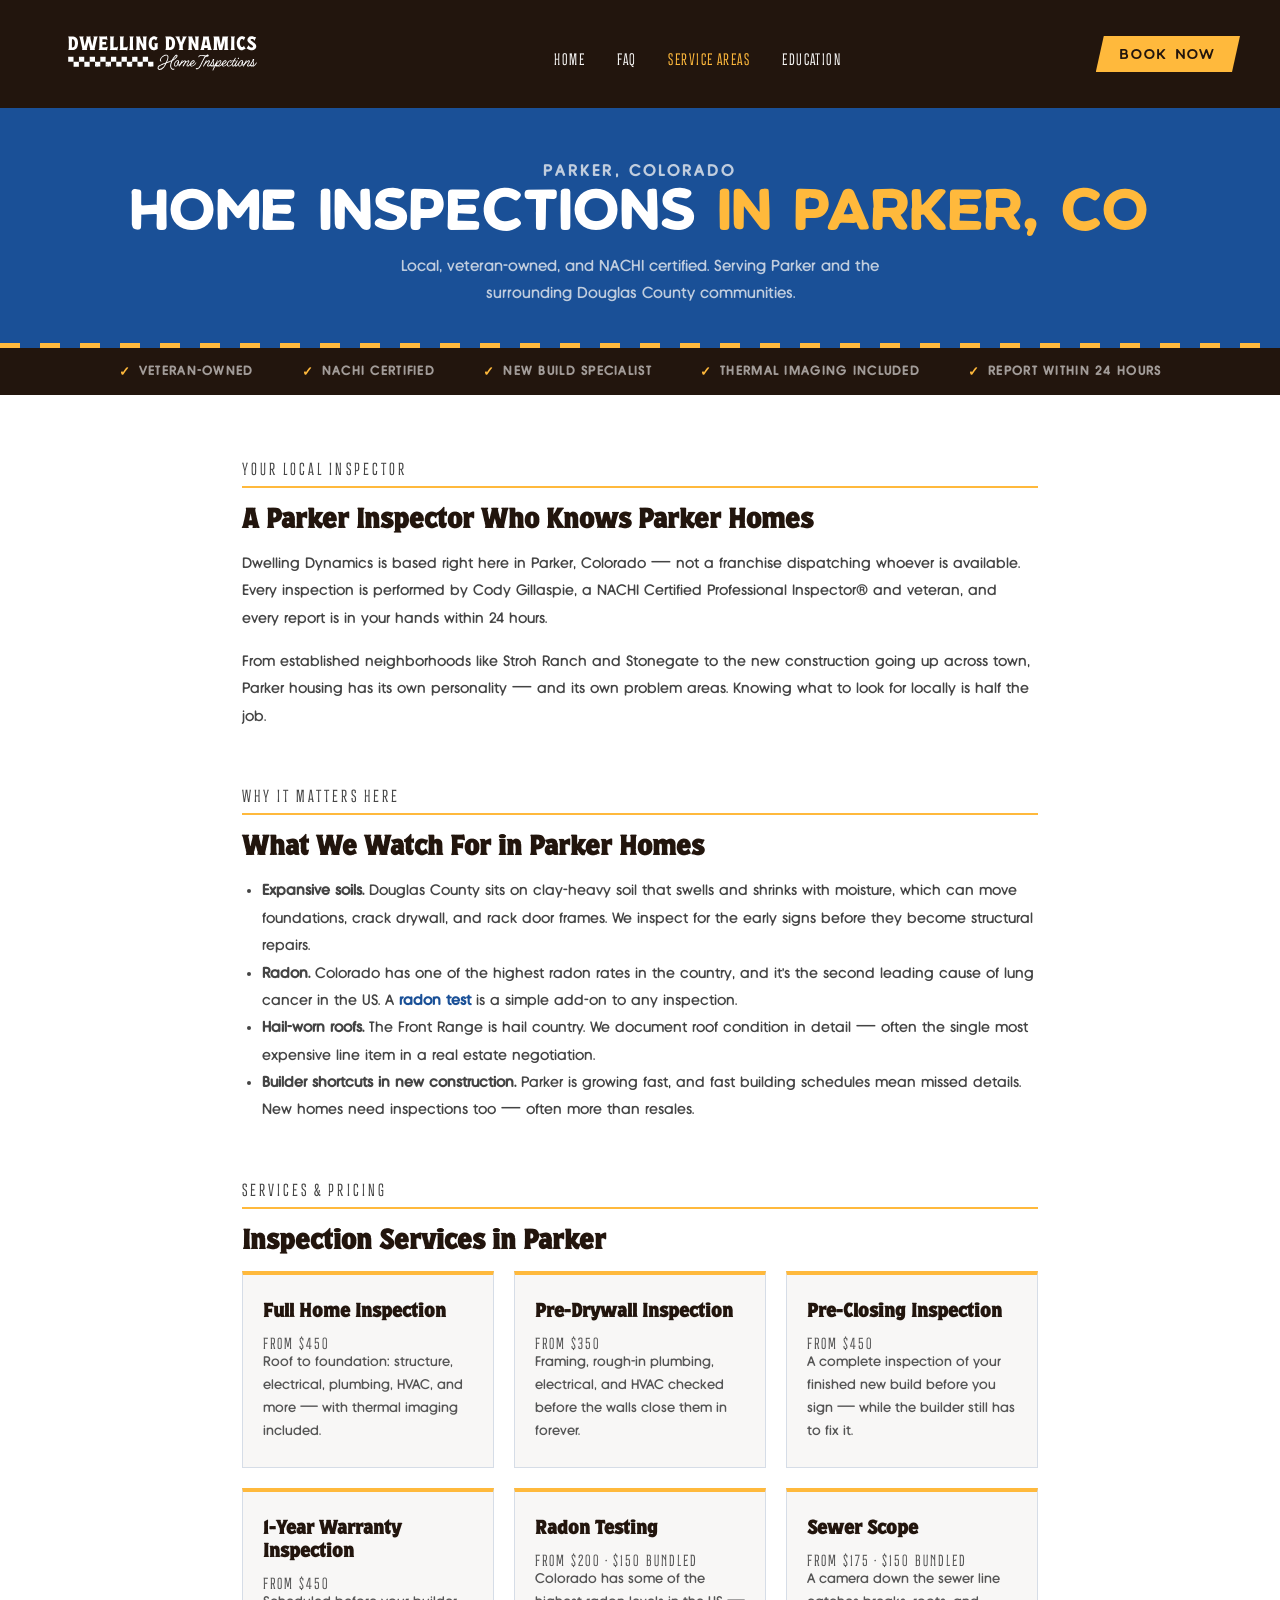
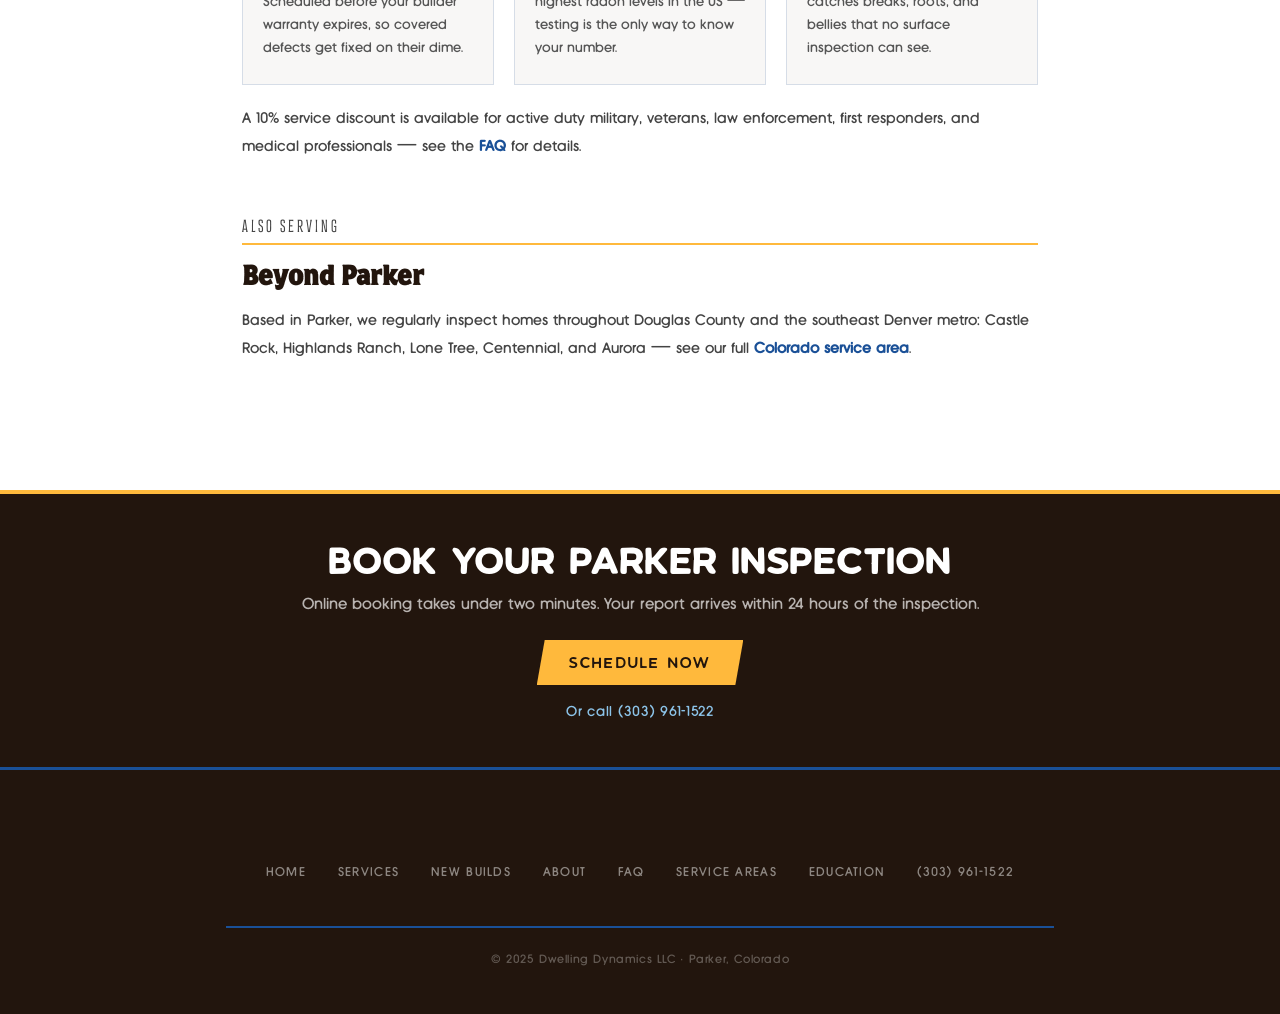
<file: home-inspection-parker-co.html>
<!DOCTYPE html>
<html lang="en">
<head>
<meta charset="UTF-8">
<meta name="viewport" content="width=device-width, initial-scale=1.0">
<title>Home Inspector in Parker, CO | Dwelling Dynamics Home Inspections</title>
<meta name="description" content="Local, veteran-owned home inspector in Parker, Colorado. New construction, pre-drywall, pre-closing, and warranty inspections plus radon testing and sewer scopes. NACHI certified. Reports within 24 hours. Book online.">
<meta name="robots" content="index, follow">
<link rel="canonical" href="https://www.dwellingdynamicsinspections.com/home-inspection-parker-co.html">
<meta property="og:type" content="website">
<meta property="og:url" content="https://www.dwellingdynamicsinspections.com/home-inspection-parker-co.html">
<meta property="og:title" content="Home Inspector in Parker, CO | Dwelling Dynamics Home Inspections">
<meta property="og:description" content="Local, veteran-owned home inspector in Parker, CO. New build specialist. NACHI certified. Book online.">
<meta property="og:image" content="https://www.dwellingdynamicsinspections.com/og-image.jpg">

<script type="application/ld+json">
{
  "@context": "https://schema.org",
  "@type": "BreadcrumbList",
  "itemListElement": [
    {"@type": "ListItem", "position": 1, "name": "Home", "item": "https://www.dwellingdynamicsinspections.com/"},
    {"@type": "ListItem", "position": 2, "name": "Service Areas", "item": "https://www.dwellingdynamicsinspections.com/home-inspection-colorado.html"},
    {"@type": "ListItem", "position": 3, "name": "Home Inspections in Parker, CO", "item": "https://www.dwellingdynamicsinspections.com/home-inspection-parker-co.html"}
  ]
}
</script>
<script type="application/ld+json">
{
  "@context": "https://schema.org",
  "@type": "Service",
  "serviceType": "Home Inspection",
  "areaServed": {"@type": "City", "name": "Parker", "containedInPlace": {"@type": "State", "name": "Colorado"}},
  "provider": {
    "@type": "LocalBusiness",
    "name": "Dwelling Dynamics Home Inspections",
    "telephone": "+13039611522",
    "url": "https://www.dwellingdynamicsinspections.com"
  }
}
</script>

<link rel="stylesheet" href="shared.css">
<style>
body { background: var(--white); }

/* PAGE HEADER (matches faq.html) */
.page-header {
  background: var(--darkblue);
  padding: 3rem 2rem 2.5rem;
  text-align: center;
  position: relative;
  overflow: hidden;
}
.page-header::after {
  content: '';
  display: block;
  height: 5px;
  background: repeating-linear-gradient(90deg, var(--gold) 0px, var(--gold) 20px, var(--darkblue) 20px, var(--darkblue) 40px);
  position: absolute; bottom: 0; left: 0; right: 0;
}
.page-header-eyebrow {
  font-size: 0.75rem; font-weight: 700; letter-spacing: 0.2em;
  text-transform: uppercase; color: var(--gold); margin-bottom: 0.5rem;
}
.page-header h1 {
  font-family: var(--display); font-size: clamp(2rem, 5vw, 3.5rem);
  font-weight: 800; text-transform: uppercase; color: var(--white);
  line-height: 1; margin-bottom: 0.75rem;
}
.page-header h1 span { color: var(--gold); }
.page-header p {
  color: rgba(248,247,246,0.75); font-size: 1rem; max-width: 540px; margin: 0 auto;
  line-height: 1.7;
}

/* TRUST BAR */
.trust-bar {
  background: var(--asphalt);
  display: flex; justify-content: center; gap: 3rem;
  padding: 1rem 2rem; flex-wrap: wrap;
}
.trust-item {
  display: flex; align-items: center; gap: 0.5rem;
  font-size: 0.8rem; font-weight: 600; letter-spacing: 0.1em;
  text-transform: uppercase; color: rgba(248,247,246,0.6);
}
.trust-item span { color: var(--gold); }

/* CONTENT */
.city-wrap { max-width: 860px; margin: 0 auto; padding: 3.5rem 2rem 5rem; }
.city-section { margin-bottom: 3rem; }
.city-section-title {
  font-family: var(--condensed); font-size: 0.75rem; letter-spacing: 0.2em;
  text-transform: uppercase; color: var(--darkblue);
  border-bottom: 2px solid var(--gold); padding-bottom: 0.5rem; margin-bottom: 1.75rem;
}
.city-section h2 {
  font-family: var(--heading); font-size: 1.5rem; color: var(--asphalt);
  margin-bottom: 1rem; line-height: 1.25;
}
.city-section p { font-size: 0.95rem; line-height: 1.8; color: #444; margin-bottom: 1rem; }
.city-section a { color: var(--darkblue); font-weight: 600; text-decoration: none; }
.city-section a:hover { color: var(--gold); }
.city-section ul { margin: 0 0 1rem 1.25rem; }
.city-section li { font-size: 0.95rem; line-height: 1.8; color: #444; }

/* SERVICE CARDS */
.svc-grid { display: grid; grid-template-columns: repeat(auto-fit, minmax(240px, 1fr)); gap: 1.25rem; }
.svc-card {
  border: 1px solid rgba(26,80,151,0.15); border-top: 4px solid var(--gold);
  padding: 1.5rem 1.25rem; background: var(--offwhite);
}
.svc-card h3 { font-family: var(--heading); font-size: 1.05rem; color: var(--asphalt); margin-bottom: 0.35rem; }
.svc-price { font-family: var(--condensed); font-size: 0.8rem; letter-spacing: 0.15em; color: var(--darkblue); margin-bottom: 0.6rem; }
.svc-card p { font-size: 0.875rem; line-height: 1.65; color: #555; margin: 0; }

/* CTA BANNER */
.city-cta {
  background: var(--asphalt); text-align: center;
  padding: 3rem 2rem; border-top: 4px solid var(--gold);
}
.city-cta h2 {
  font-family: var(--display); font-size: clamp(1.5rem, 4vw, 2.25rem);
  color: var(--white); text-transform: uppercase; margin-bottom: 0.75rem;
}
.city-cta p { color: rgba(248,247,246,0.7); margin-bottom: 1.75rem; }
.city-cta .btn {
  background: var(--gold); color: var(--asphalt);
  padding: 0.85rem 2rem; font-family: var(--display); font-size: 0.95rem;
  letter-spacing: 0.08em; text-transform: uppercase; text-decoration: none;
  clip-path: polygon(8px 0%, 100% 0%, calc(100% - 8px) 100%, 0% 100%);
  display: inline-block; transition: background 0.2s;
}
.city-cta .btn:hover { background: var(--lightblue); }
.city-cta .cta-phone { display: block; margin-top: 1.25rem; color: var(--lightblue); font-size: 0.9rem; letter-spacing: 0.05em; text-decoration: none; }
</style>
</head>
<body>
<nav>
  <div class="nav-logo">
    <a href="/">
      <img src="[data-uri]" alt="Dwelling Dynamics">
    </a>
  </div>
  <ul class="nav-links">
    <li><a href="/">Home</a></li>
    <li><a href="/faq.html">FAQ</a></li>
    <li><a href="/home-inspection-colorado.html" class="active">Service Areas</a></li>
    <li><a href="/education.html">Education</a></li>
  </ul>
  <div class="nav-right">
    <a href="/schedule.html" class="nav-cta">Book Now</a>
    <button class="nav-toggle" aria-label="Menu" aria-expanded="false" onclick="var l=document.querySelector('.nav-links');var o=l.classList.toggle('open');this.setAttribute('aria-expanded',o)"><span></span><span></span><span></span></button>
  </div>
</nav>

<!-- PAGE HEADER -->
<div class="page-header">
  <p class="page-header-eyebrow">Parker, Colorado</p>
  <h1>Home Inspections <span>In Parker, CO</span></h1>
  <p>Local, veteran-owned, and NACHI certified. Serving Parker and the surrounding Douglas County communities.</p>
</div>

<!-- TRUST BAR -->
<div class="trust-bar">
  <div class="trust-item"><span>&#10003;</span> Veteran-Owned</div>
  <div class="trust-item"><span>&#10003;</span> NACHI Certified</div>
  <div class="trust-item"><span>&#10003;</span> New Build Specialist</div>
  <div class="trust-item"><span>&#10003;</span> Thermal Imaging Included</div>
  <div class="trust-item"><span>&#10003;</span> Report Within 24 Hours</div>
</div>

<main class="city-wrap">

  <div class="city-section">
    <p class="city-section-title">Your Local Inspector</p>
    <h2>A Parker Inspector Who Knows Parker Homes</h2>
    <p>Dwelling Dynamics is based right here in Parker, Colorado &mdash; not a franchise dispatching whoever is available. Every inspection is performed by Cody Gillaspie, a NACHI Certified Professional Inspector&reg; and veteran, and every report is in your hands within 24 hours.</p>
    <p>From established neighborhoods like Stroh Ranch and Stonegate to the new construction going up across town, Parker housing has its own personality &mdash; and its own problem areas. Knowing what to look for locally is half the job.</p>
  </div>

  <div class="city-section">
    <p class="city-section-title">Why It Matters Here</p>
    <h2>What We Watch For in Parker Homes</h2>
    <ul>
      <li><strong>Expansive soils.</strong> Douglas County sits on clay-heavy soil that swells and shrinks with moisture, which can move foundations, crack drywall, and rack door frames. We inspect for the early signs before they become structural repairs.</li>
      <li><strong>Radon.</strong> Colorado has one of the highest radon rates in the country, and it's the second leading cause of lung cancer in the US. A <a href="faq.html">radon test</a> is a simple add-on to any inspection.</li>
      <li><strong>Hail-worn roofs.</strong> The Front Range is hail country. We document roof condition in detail &mdash; often the single most expensive line item in a real estate negotiation.</li>
      <li><strong>Builder shortcuts in new construction.</strong> Parker is growing fast, and fast building schedules mean missed details. New homes need inspections too &mdash; often more than resales.</li>
    </ul>
  </div>

  <div class="city-section">
    <p class="city-section-title">Services &amp; Pricing</p>
    <h2>Inspection Services in Parker</h2>
    <div class="svc-grid">
      <div class="svc-card"><h3>Full Home Inspection</h3><p class="svc-price">From $450</p><p>Roof to foundation: structure, electrical, plumbing, HVAC, and more &mdash; with thermal imaging included.</p></div>
      <div class="svc-card"><h3>Pre-Drywall Inspection</h3><p class="svc-price">From $350</p><p>Framing, rough-in plumbing, electrical, and HVAC checked before the walls close them in forever.</p></div>
      <div class="svc-card"><h3>Pre-Closing Inspection</h3><p class="svc-price">From $450</p><p>A complete inspection of your finished new build before you sign &mdash; while the builder still has to fix it.</p></div>
      <div class="svc-card"><h3>1-Year Warranty Inspection</h3><p class="svc-price">From $450</p><p>Scheduled before your builder warranty expires, so covered defects get fixed on their dime.</p></div>
      <div class="svc-card"><h3>Radon Testing</h3><p class="svc-price">From $200 &middot; $150 bundled</p><p>Colorado has some of the highest radon levels in the US &mdash; testing is the only way to know your number.</p></div>
      <div class="svc-card"><h3>Sewer Scope</h3><p class="svc-price">From $175 &middot; $150 bundled</p><p>A camera down the sewer line catches breaks, roots, and bellies that no surface inspection can see.</p></div>
    </div>
    <p style="margin-top:1.25rem;">A 10% service discount is available for active duty military, veterans, law enforcement, first responders, and medical professionals &mdash; see the <a href="faq.html">FAQ</a> for details.</p>
  </div>

  <div class="city-section">
    <p class="city-section-title">Also Serving</p>
    <h2>Beyond Parker</h2>
    <p>Based in Parker, we regularly inspect homes throughout Douglas County and the southeast Denver metro: Castle Rock, Highlands Ranch, Lone Tree, Centennial, and Aurora &mdash; see our full <a href="/home-inspection-colorado.html">Colorado service area</a>.</p>
  </div>

</main>

<!-- CTA -->
<div class="city-cta">
  <h2>Book Your Parker Inspection</h2>
  <p>Online booking takes under two minutes. Your report arrives within 24 hours of the inspection.</p>
  <a class="btn" href="schedule.html">Schedule Now</a>
  <a class="cta-phone" href="tel:3039611522">Or call (303) 961-1522</a>
</div>

<footer>
  <nav class="footer-links" aria-label="Footer">
    <a href="/">Home</a>
    <a href="/#services">Services</a>
    <a href="/#new-builds">New Builds</a>
    <a href="/#inspector">About</a>
    <a href="faq.html">FAQ</a>
        <a href="/home-inspection-colorado.html">Service Areas</a>
    <a href="/education.html">Education</a>
    <a href="tel:3039611522">(303) 961-1522</a>
  </nav>
  <p class="footer-copy">© 2025 Dwelling Dynamics LLC · Parker, Colorado</p>
</footer>
</body>
</html>
</file>
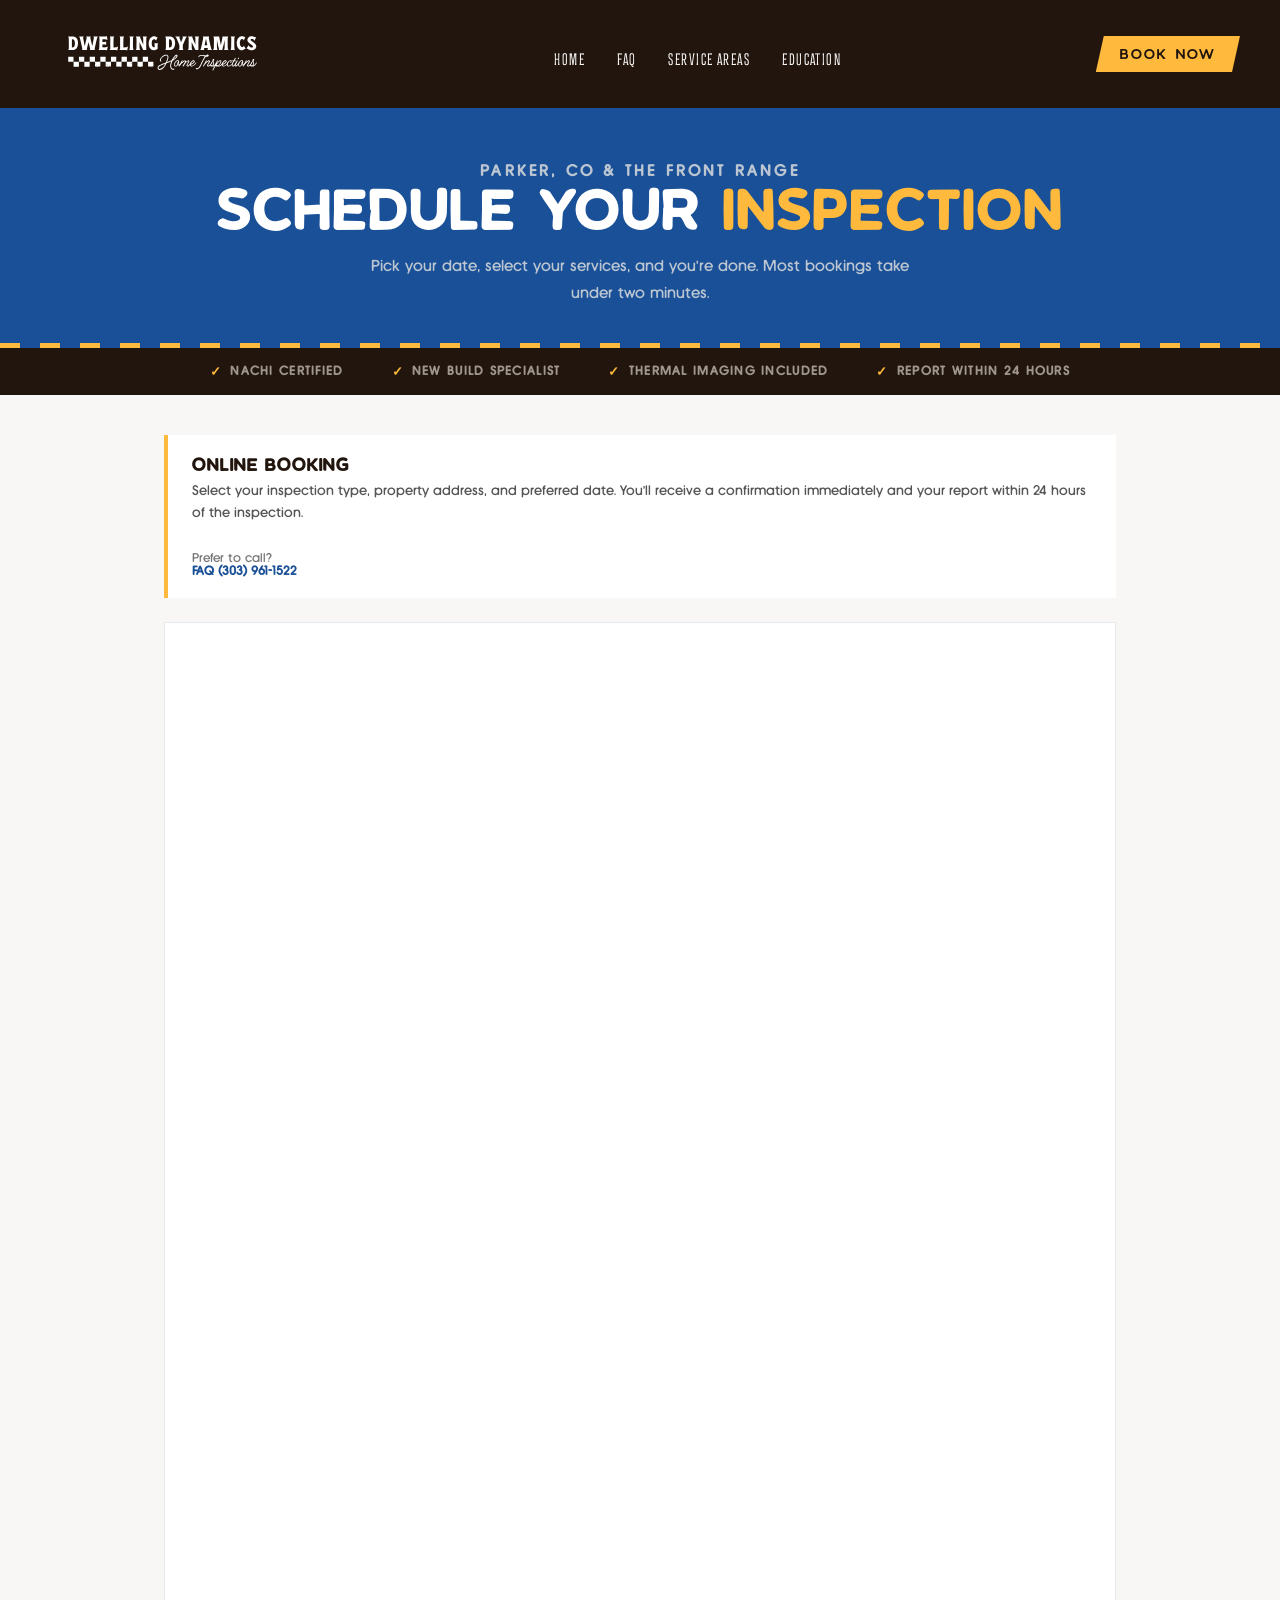
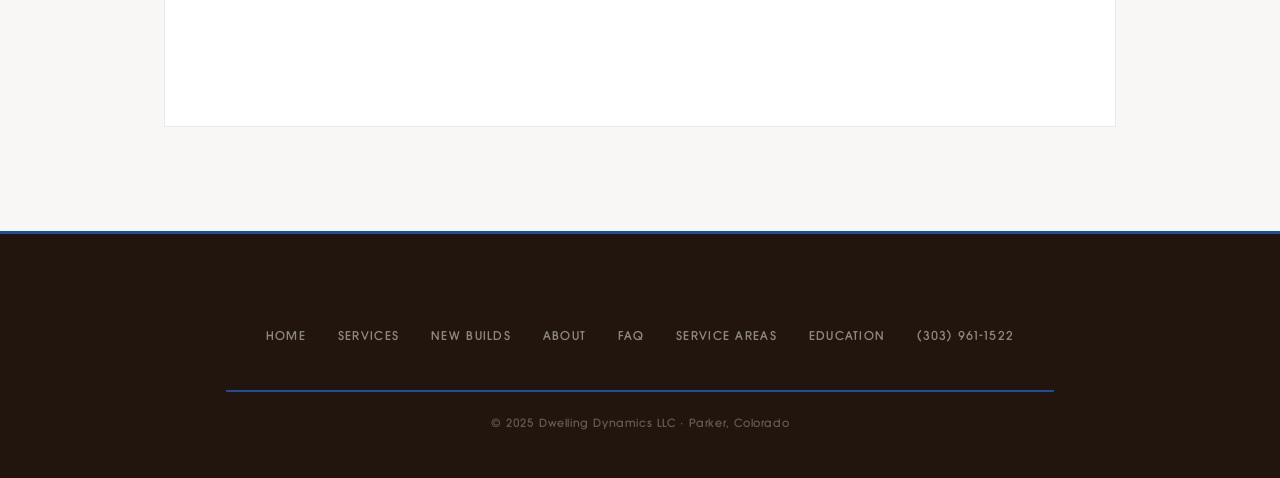
<file: schedule.html>
<!DOCTYPE html>
<html lang="en">
<head>
<meta charset="UTF-8">
<meta name="viewport" content="width=device-width, initial-scale=1.0">
<title>Schedule an Inspection | Dwelling Dynamics Home Inspections</title>
<meta name="description" content="Book your home inspection online with Dwelling Dynamics. Serving Parker, CO and the Front Range. New build specialist. NACHI certified.">
<meta name="robots" content="index, follow">
<link rel="canonical" href="https://www.dwellingdynamicsinspections.com/schedule.html">
<link rel="icon" type="image/png" href="[data-uri]">
<link rel="apple-touch-icon" href="[data-uri]">

<!-- Open Graph -->
<meta property="og:type" content="website">
<meta property="og:url" content="https://www.dwellingdynamicsinspections.com/schedule.html">
<meta property="og:title" content="Schedule an Inspection | Dwelling Dynamics">
<meta property="og:description" content="Book your home inspection online. Parker, CO and the Front Range. New build specialist.">
<meta property="og:image" content="https://www.dwellingdynamicsinspections.com/og-image.jpg">
<meta property="og:locale" content="en_US">
<meta name="keywords" content="schedule home inspection Parker CO, book home inspection Colorado, new build inspection booking, NACHI certified inspector Front Range">
<meta name="twitter:card" content="summary_large_image">
<meta name="twitter:title" content="Schedule an Inspection | Dwelling Dynamics">
<meta name="twitter:description" content="Book your home inspection online. Parker, CO and the Front Range. New build specialist. NACHI certified.">
<meta name="twitter:image" content="https://www.dwellingdynamicsinspections.com/og-image.jpg">

<!-- Google Analytics -->
<script async src="https://www.googletagmanager.com/gtag/js?id=G-CFTCVXCN52"></script>
<script>
  window.dataLayer = window.dataLayer || [];
  function gtag(){dataLayer.push(arguments);}
  gtag('js', new Date());
  gtag('config', 'G-CFTCVXCN52');
</script>

<link rel="stylesheet" href="shared.css">
<style>
body { background: var(--offwhite); }

/* HEADER STRIP */
.page-header {
  background: var(--darkblue);
  padding: 3rem 2rem 2.5rem;
  text-align: center;
  position: relative;
  overflow: hidden;
}
.page-header::after {
  content: '';
  display: block;
  height: 5px;
  background: repeating-linear-gradient(90deg, var(--gold) 0px, var(--gold) 20px, var(--darkblue) 20px, var(--darkblue) 40px);
  position: absolute; bottom: 0; left: 0; right: 0;
}
.page-header-eyebrow {
  font-size: 0.75rem; font-weight: 700; letter-spacing: 0.2em;
  text-transform: uppercase; color: var(--gold); margin-bottom: 0.5rem;
}
.page-header h1 {
  font-family: var(--display); font-size: clamp(2rem, 5vw, 3.5rem);
  font-weight: 800; text-transform: uppercase; color: var(--white);
  line-height: 1; margin-bottom: 0.75rem;
}
.page-header h1 span { color: var(--gold); }
.page-header p {
  color: rgba(242,237,230,0.75); font-size: 1rem; max-width: 540px; margin: 0 auto;
  line-height: 1.7;
}

/* TRUST BAR */
.trust-bar {
  background: var(--asphalt);
  display: flex; justify-content: center; gap: 3rem;
  padding: 1rem 2rem; flex-wrap: wrap;
}
.trust-item {
  display: flex; align-items: center; gap: 0.5rem;
  font-size: 0.8rem; font-weight: 600; letter-spacing: 0.1em;
  text-transform: uppercase; color: rgba(242,237,230,0.6);
}
.trust-item span { color: var(--gold); }

/* SCHEDULER SECTION */
.scheduler-wrap {
  max-width: 1000px; margin: 2.5rem auto;
  padding: 0 1.5rem 4rem;
}
.scheduler-intro {
  background: var(--white);
  border-left: 4px solid var(--gold);
  padding: 1.25rem 1.5rem;
  margin-bottom: 1.5rem;
  display: flex; gap: 1.5rem; align-items: flex-start; flex-wrap: wrap;
}
.scheduler-intro-text h2 {
  font-family: var(--display); font-size: 1.1rem; font-weight: 800;
  text-transform: uppercase; color: var(--asphalt); margin-bottom: 0.25rem;
}
.scheduler-intro-text p {
  font-size: 0.875rem; color: #555; line-height: 1.6;
}
.scheduler-intro-alt {
  flex-shrink: 0; font-size: 0.8rem; color: #777;
  padding-top: 0.25rem;
}
.scheduler-intro-alt a {
  color: var(--darkblue); font-weight: 600; text-decoration: none;
}
.scheduler-intro-alt a:hover { color: var(--gold); }

/* EMBED */
.spectora-embed {
  background: var(--white);
  border: 1px solid rgba(26,58,110,0.1);
}

@media (max-width: 768px) {
  .trust-bar { gap: 1.5rem; }
  .scheduler-intro { flex-direction: column; gap: 0.75rem; }
}
</style>

<!-- Structured Data -->
<script type="application/ld+json">
{
  "@context": "https://schema.org",
  "@type": "BreadcrumbList",
  "itemListElement": [
    {
      "@type": "ListItem",
      "position": 1,
      "name": "Home",
      "item": "https://www.dwellingdynamicsinspections.com/"
    },
    {
      "@type": "ListItem",
      "position": 2,
      "name": "Schedule an Inspection",
      "item": "https://www.dwellingdynamicsinspections.com/schedule.html"
    }
  ]
}
</script>
</head>
<body>

<!-- NAV -->
<nav>
  <div class="nav-logo">
    <a href="/">
      <img src="[data-uri]" alt="Dwelling Dynamics">
    </a>
  </div>
  <ul class="nav-links">
    <li><a href="/">Home</a></li>
    <li><a href="/faq.html">FAQ</a></li>
    <li><a href="/home-inspection-colorado.html">Service Areas</a></li>
    <li><a href="/education.html">Education</a></li>
  </ul>
  <div class="nav-right">
    <a href="/schedule.html" class="nav-cta">Book Now</a>
    <button class="nav-toggle" aria-label="Menu" aria-expanded="false" onclick="var l=document.querySelector('.nav-links');var o=l.classList.toggle('open');this.setAttribute('aria-expanded',o)"><span></span><span></span><span></span></button>
  </div>
</nav>

<!-- PAGE HEADER -->
<div class="page-header">
  <p class="page-header-eyebrow">Parker, CO &amp; the Front Range</p>
  <h1>Schedule Your <span>Inspection</span></h1>
  <p>Pick your date, select your services, and you're done. Most bookings take under two minutes.</p>
</div>

<!-- TRUST BAR -->
<div class="trust-bar">
  <div class="trust-item"><span>✓</span> NACHI Certified</div>
  <div class="trust-item"><span>✓</span> New Build Specialist</div>
  <div class="trust-item"><span>✓</span> Thermal Imaging Included</div>
  <div class="trust-item"><span>✓</span> Report Within 24 Hours</div>
</div>

<!-- SCHEDULER -->
<div class="scheduler-wrap">

  <div class="scheduler-intro">
    <div class="scheduler-intro-text">
      <h2>Online Booking</h2>
      <p>Select your inspection type, property address, and preferred date. You'll receive a confirmation immediately and your report within 24 hours of the inspection.</p>
    </div>
    <div class="scheduler-intro-alt">
      Prefer to call?<br>
      <a href="faq.html">FAQ</a>
    <a href="tel:3039611522">(303) 961-1522</a>
    </div>
  </div>

  <div class="spectora-embed">
    <iframe
      src="https://app.spectora.com/home-inspectors/my-inspection-company-df3490b2e3/schedule?iframe=1"
      style="border:0; height:1100px; width:100%;"
      title="Schedule a Home Inspection with Dwelling Dynamics"
      loading="lazy">
    </iframe>
  </div>

</div>

<!-- FOOTER -->
<footer>
  <nav class="footer-links" aria-label="Footer">
    <a href="/">Home</a>
    <a href="/#services">Services</a>
    <a href="/#new-builds">New Builds</a>
    <a href="/#inspector">About</a>
    <a href="faq.html">FAQ</a>
        <a href="/home-inspection-colorado.html">Service Areas</a>
    <a href="/education.html">Education</a>
    <a href="tel:3039611522">(303) 961-1522</a>
  </nav>
  <p class="footer-copy">© 2025 Dwelling Dynamics LLC · Parker, Colorado</p>
</footer>

</body>
</html>
</file>
<file: shared.css>
@font-face { font-family: 'Espiritu';         src: url('fonts/Espiritu-Regular.otf')   format('opentype'); font-weight: normal; font-style: normal; }
@font-face { font-family: 'EspirituCondensed'; src: url('fonts/Espiritu-Condensed.otf') format('opentype'); font-weight: normal; font-style: normal; }
@font-face { font-family: 'GentleSide';       src: url('fonts/GentleSide.otf')          format('opentype'); font-weight: normal; font-style: normal; }
@font-face { font-family: 'BNCringeSans';     src: url('fonts/BNCringeSans-Medium.otf') format('opentype'); font-weight: normal; font-style: normal; }

*, *::before, *::after { box-sizing: border-box; margin: 0; padding: 0; }

:root {
  --asphalt: #22150D;
  --darkblue: #1A5097;
  --lightblue: #8CC3E8;
  --gold: #FFB93C;
  --offwhite: #F8F7F6;
  --white: #ffffff;
  --red: #C81F2A;
  --display: 'GentleSide', sans-serif;
  --heading: 'Espiritu', sans-serif;
  --condensed: 'EspirituCondensed', sans-serif;
  --body: 'BNCringeSans', sans-serif;
}

html { scroll-behavior: smooth; }
body { font-family: var(--body); color: var(--asphalt); overflow-x: hidden; }

/* NAV */
nav {
  background: var(--asphalt);
  display: flex; align-items: center; justify-content: space-between;
  padding: 0 2.5rem; height: 110px; overflow: visible;
  border-bottom: 2px solid var(--darkblue);
}
.nav-logo img { height: 96px; }
.nav-links { display: flex; gap: 2rem; list-style: none; }
.nav-links a {
  color: var(--offwhite); text-decoration: none;
  font-family: var(--condensed);
  font-size: 0.9rem; font-weight: normal;
  letter-spacing: 0.1em; text-transform: uppercase;
  transition: color 0.2s;
}
.nav-links a:hover { color: var(--gold); }
.nav-links a.active { color: var(--gold); }
.nav-cta {
  background: var(--gold); color: var(--asphalt);
  padding: 0.6rem 1.5rem; font-family: var(--display); font-weight: normal; font-size: 0.9rem;
  letter-spacing: 0.08em; text-transform: uppercase; text-decoration: none;
  border: none; cursor: pointer;
  clip-path: polygon(8px 0%, 100% 0%, calc(100% - 8px) 100%, 0% 100%);
  transition: background 0.2s;
}
.nav-cta:hover { background: var(--lightblue); }

/* FOOTER */
footer {
  background: var(--asphalt); padding: 3rem 2rem;
  display: flex; flex-direction: column; align-items: center; gap: 1.5rem;
  border-top: 3px solid var(--darkblue);
}
.footer-links { display: flex; gap: 2rem; flex-wrap: wrap; justify-content: center; }
.footer-links a {
  color: rgba(248,247,246,0.5); text-decoration: none;
  font-size: 0.8rem; letter-spacing: 0.1em; text-transform: uppercase;
  transition: color 0.2s;
}
.footer-links a:hover { color: var(--gold); }
.footer-copy { font-size: 0.75rem; color: rgba(248,247,246,0.3); letter-spacing: 0.05em; }
.footer-nachi { font-size: 0.75rem; color: var(--lightblue); letter-spacing: 0.08em; text-transform: uppercase; }

.nav-right { display: flex; align-items: center; gap: 1rem; }
.nav-toggle { display: none; background: none; border: none; cursor: pointer; padding: 0.4rem; }
.nav-toggle span { display: block; width: 26px; height: 3px; background: var(--offwhite); margin: 5px 0; border-radius: 2px; }

@media (max-width: 768px) {
  nav { padding: 0 0.75rem; height: 80px; position: relative; }
  .nav-logo img { height: 56px; }
  .nav-cta { padding: 0.5rem 0.9rem; font-size: 0.8rem; white-space: nowrap; }
  .nav-right { gap: 0.5rem; }
  .nav-links {
    display: none; position: absolute; top: 100%; left: 0; right: 0;
    background: var(--asphalt); flex-direction: column; gap: 0;
    padding: 0.5rem 0 1rem; border-bottom: 2px solid var(--darkblue);
    z-index: 1000;
  }
  .nav-links.open { display: flex; }
  .nav-links li a { display: block; padding: 0.85rem 2rem; font-size: 1rem; }
  .nav-toggle { display: block; }
}
</file>
